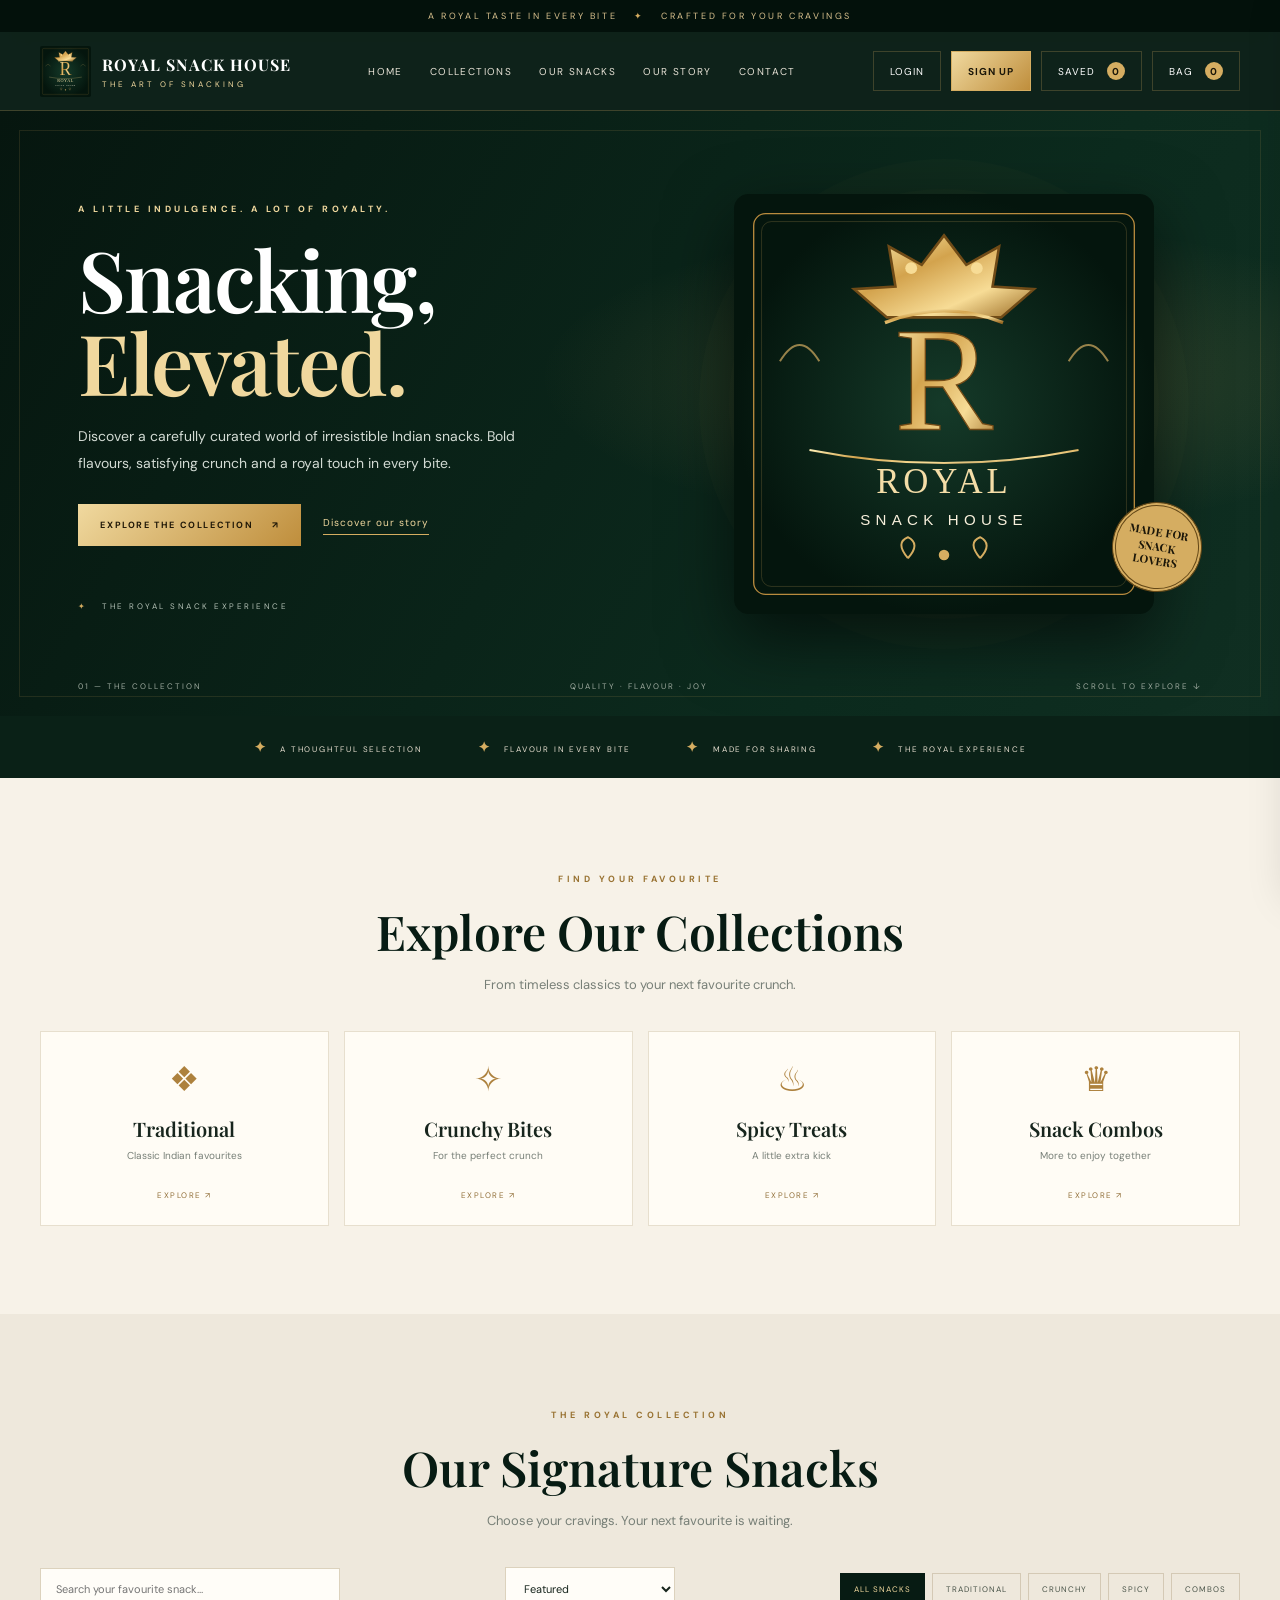
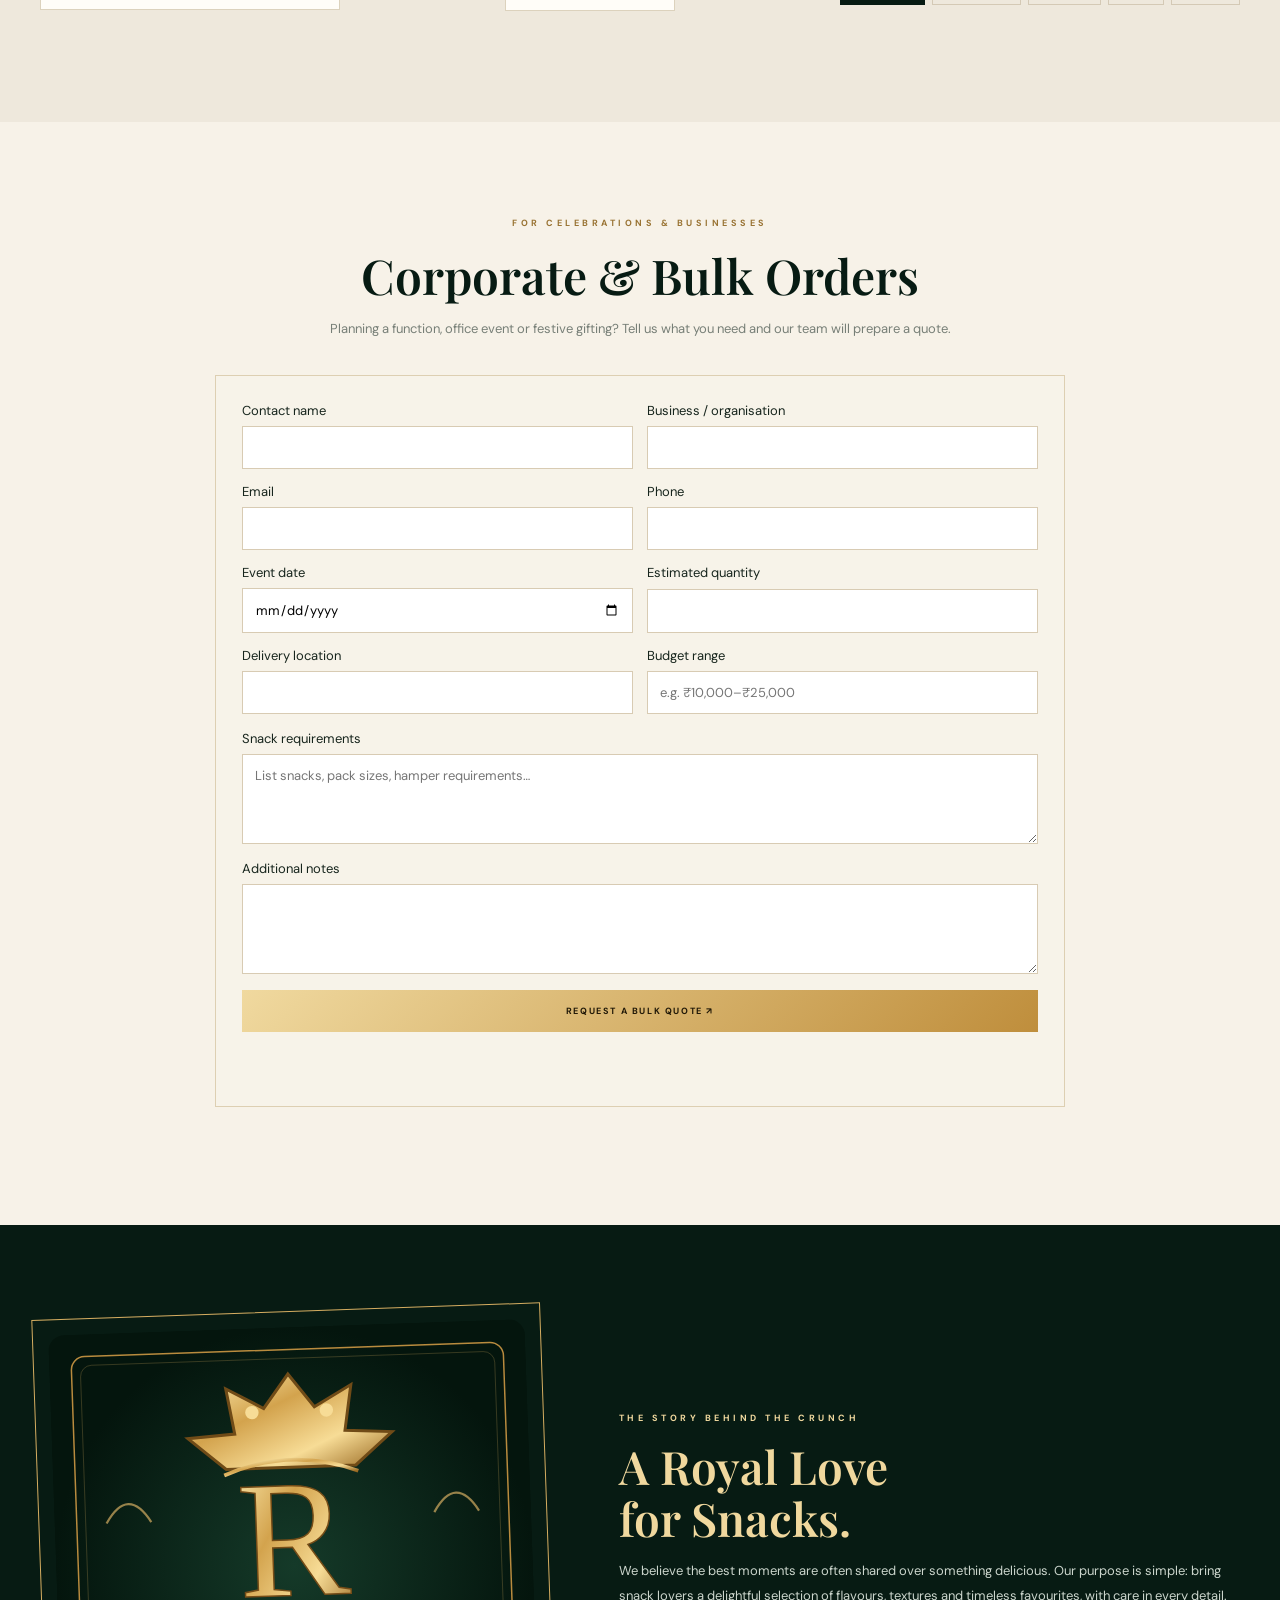
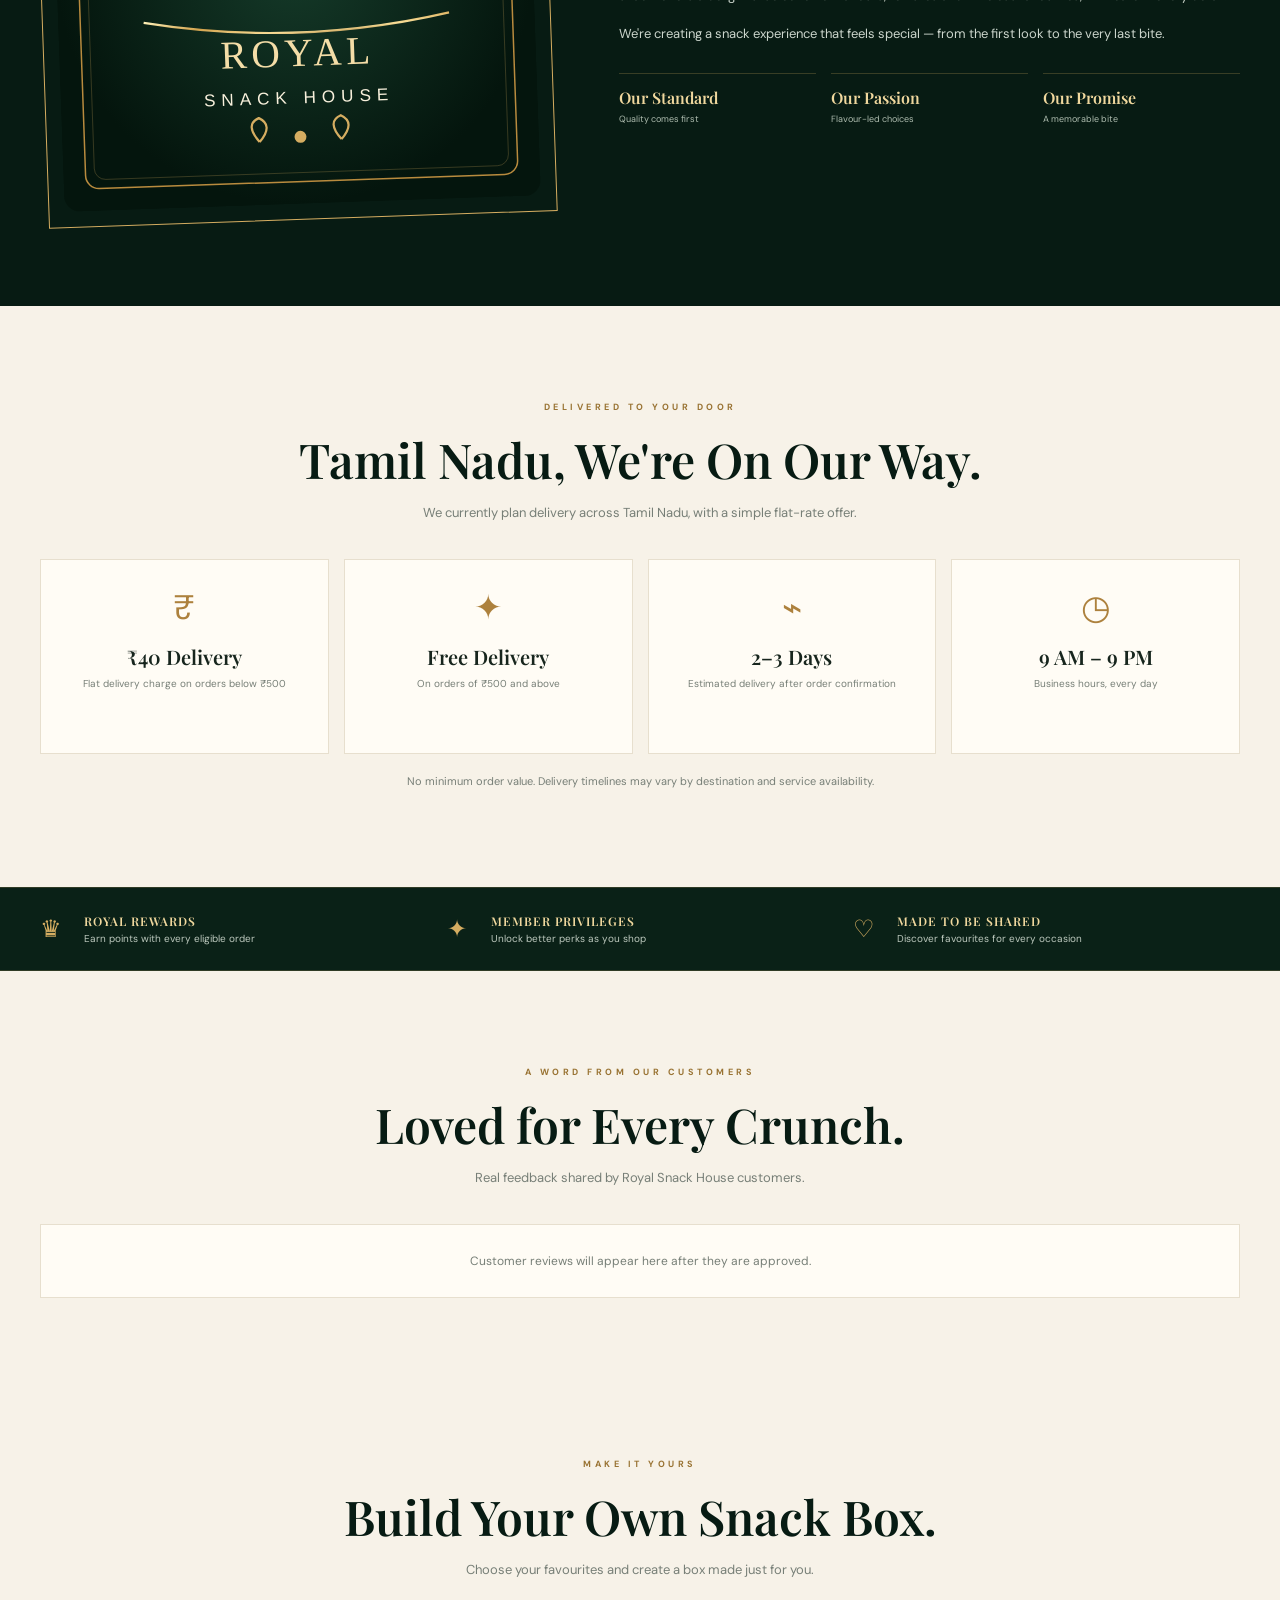
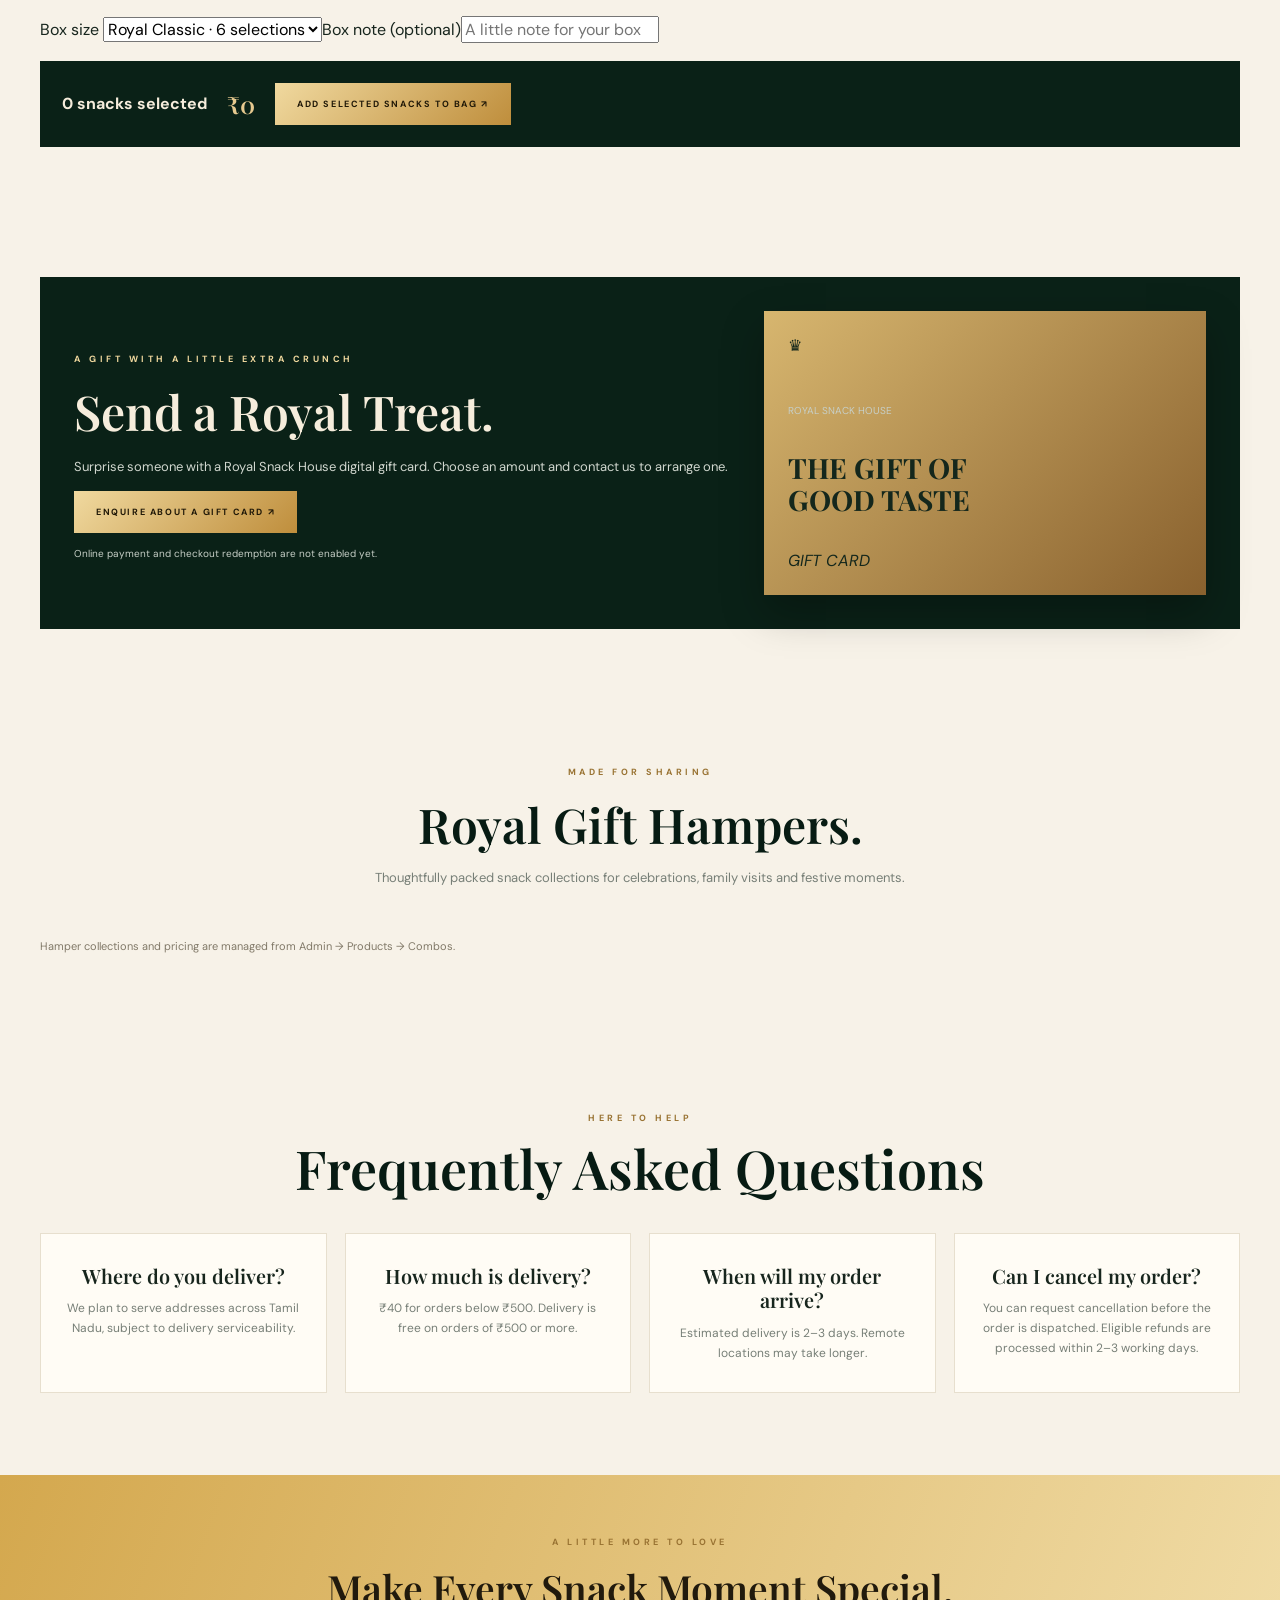
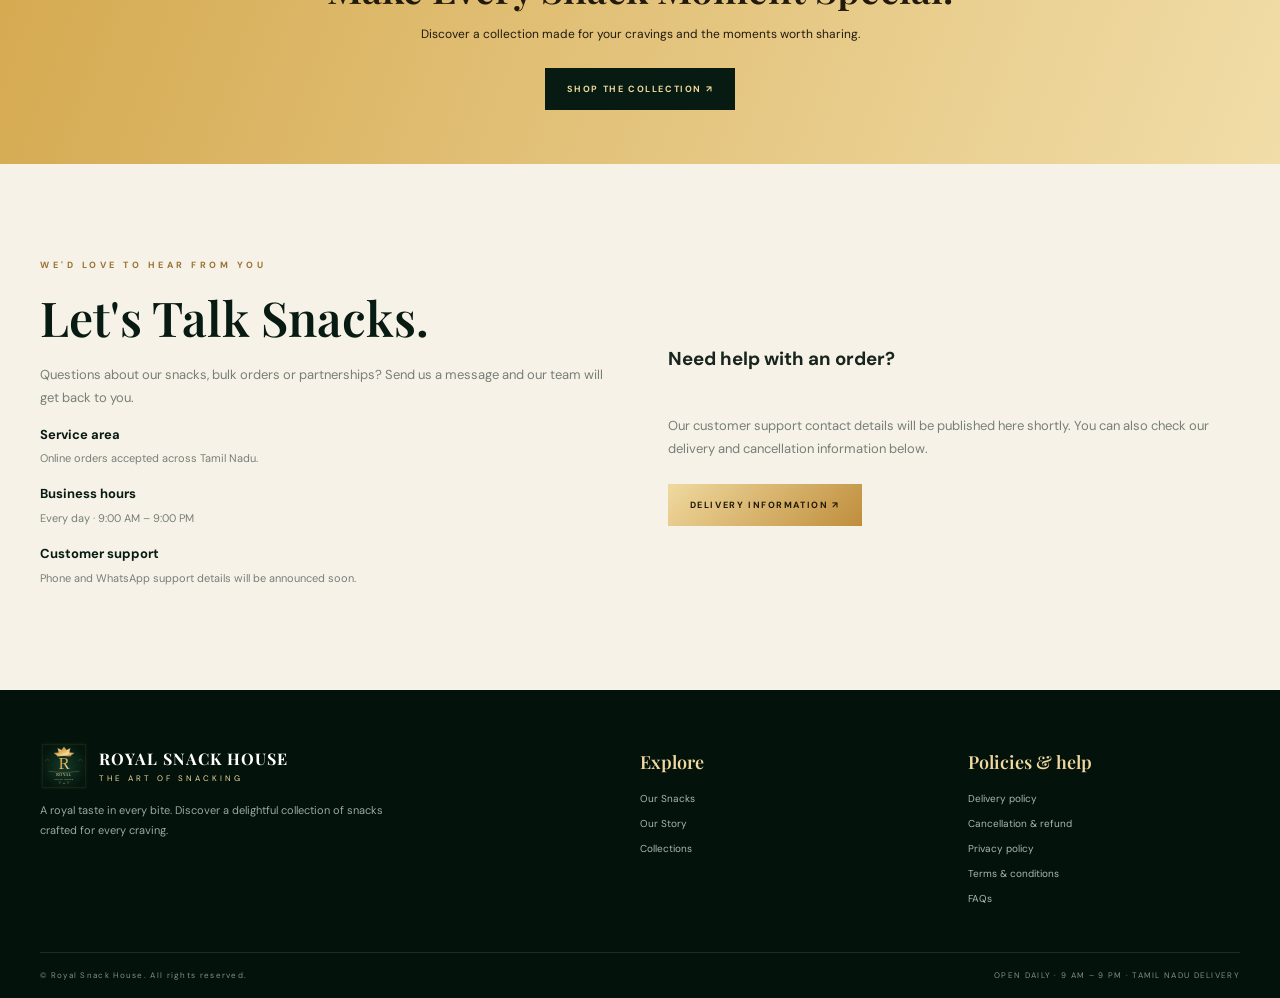
<file: index.html>
<!DOCTYPE html>
<html lang="en"><head>
<meta charset="UTF-8"><meta name="viewport" content="width=device-width,initial-scale=1">
<meta name="theme-color" content="#071b13"><link rel="manifest" href="/manifest.webmanifest"><meta name="description" content="Royal Snack House brings a curated range of Indian snacks to customers across Tamil Nadu. ₹40 delivery, free above ₹500."><meta property="og:title" content="Royal Snack House | A Royal Taste in Every Bite"><meta property="og:description" content="Shop a royal selection of Indian snacks with delivery across Tamil Nadu."><meta property="og:type" content="website"><link rel="icon" href="assets/royal-snack-house-logo.svg" type="image/svg+xml">
<title>Royal Snack House | A Royal Taste in Every Bite</title>
<link rel="preconnect" href="https://fonts.googleapis.com"><link rel="preconnect" href="https://fonts.gstatic.com" crossorigin>
<link href="https://fonts.googleapis.com/css2?family=DM+Sans:wght@400;500;600;700&family=Playfair+Display:wght@500;600;700;800&display=swap" rel="stylesheet">
<link rel="stylesheet" href="style.css?v=20261125-spinpreorder"><style>.festival-strip{background:#102b20;color:#f3e4c4;padding:42px 0;text-align:center}.festival-strip h2{font:600 32px Georgia;margin:8px}.festival-strip p{color:#e0d3b9}.box-size-control,.box-note-control{display:inline-grid;gap:7px;margin:0 12px 18px 0;min-width:210px;font-size:12px;color:#536057}.box-size-control select,.box-note-control input{padding:10px;border:1px solid #d9d1c2;background:white}.box-qty-label{display:flex;align-items:center;gap:6px;margin-top:7px;font-size:10px}.box-qty-label select{width:65px;padding:5px}</style><style>.flash-sale-section{padding:70px 0;background:#f5f0e6}.flash-sale-card{background:#fffdf8;border:1px solid #d9c7a5;padding:14px;display:grid;gap:8px}.flash-sale-card img{width:100%;aspect-ratio:1.35;object-fit:cover}.flash-sale-card h3{margin:4px 0}.flash-sale-price{font-size:20px;color:#9b6b2e;font-weight:800}.flash-sale-price del{font-size:13px;color:#888;margin-left:7px}.flash-sale-timer{font-size:11px;letter-spacing:.7px;color:#7b633d}.flash-sale-card button{background:#173b2a;color:#f3d99f;padding:11px;border:0;cursor:pointer}</style><style>.bulk-order-form{max-width:850px;margin:30px auto;padding:26px;background:#f7f3e9;border:1px solid #ddcfb2;display:grid;gap:16px}.bulk-order-form label{display:grid;gap:7px;font-size:13px}.bulk-order-form input,.bulk-order-form textarea{padding:12px;border:1px solid #d8cbb3;background:#fff;font:inherit}.bulk-order-form textarea{min-height:90px}.bulk-order-form .two{display:grid;grid-template-columns:repeat(2,minmax(0,1fr));gap:14px}@media(max-width:620px){.bulk-order-form .two{grid-template-columns:1fr}}</style></head><body>
<div class="announcement">A ROYAL TASTE IN EVERY BITE <span>✦</span> CRAFTED FOR YOUR CRAVINGS</div>
<header class="site-header"><nav class="nav shell">
<a class="brand" href="#home"><img src="assets/royal-snack-house-logo.svg" alt="Royal Snack House emblem"><span><b>ROYAL SNACK HOUSE</b><small>THE ART OF SNACKING</small></span></a>
<button class="menu-toggle" id="menuToggle" aria-label="Open menu">☰</button>
<div class="nav-links" id="navLinks"><a href="#home">Home</a><a href="#collections">Collections</a><a href="#shop">Our Snacks</a><a href="#story">Our Story</a><a href="#contact">Contact</a></div>
<div class="nav-tools"><button class="nav-btn" id="loginButton">Login</button><button class="nav-btn signup-nav-btn" id="signupButton">Sign up</button><button class="nav-btn" id="wishlistButton">Saved <i id="wishCount">0</i></button><button class="nav-btn" id="bagButton">Bag <i id="bagCount">0</i></button></div>
</nav></header>
<main>
<section class="hero" id="home"><div class="hero-frame"></div><div class="hero-content shell">
<div class="hero-copy"><span class="eyebrow">A little indulgence. A lot of royalty.</span><h1>Snacking,<br><em>Elevated.</em></h1><p>Discover a carefully curated world of irresistible Indian snacks. Bold flavours, satisfying crunch and a royal touch in every bite.</p><div class="hero-ctas"><a class="gold-button" href="#shop">Explore the collection <span>↗</span></a><a class="text-link" href="#story">Discover our story</a></div><div class="hero-note"><span>✦</span> THE ROYAL SNACK EXPERIENCE</div></div>
<div class="hero-art"><div class="art-halo"></div><img src="assets/royal-snack-house-logo.svg" alt="Royal Snack House premium gold emblem"><div class="round-stamp">MADE FOR<br>SNACK<br>LOVERS</div></div></div>
<div class="hero-bottom shell"><span>01 — THE COLLECTION</span><span>QUALITY · FLAVOUR · JOY</span><span>SCROLL TO EXPLORE ↓</span></div></section>
<div class="values"><div><b>✦</b> A THOUGHTFUL SELECTION</div><div><b>✦</b> FLAVOUR IN EVERY BITE</div><div><b>✦</b> MADE FOR SHARING</div><div><b>✦</b> THE ROYAL EXPERIENCE</div></div>
<section class="festival-strip" id="festivalStore" hidden><div class="shell"><span class="eyebrow">THE FESTIVE COLLECTION</span><h2 id="festivalTitle">A Royal Celebration</h2><p id="festivalSubtitle"></p><b id="festivalBanner"></b><a class="gold-button" href="#shop">Explore festival favourites ↗</a></div></section><section class="section shell" id="collections"><div class="section-heading"><span class="eyebrow dark">FIND YOUR FAVOURITE</span><h2>Explore Our Collections</h2><p>From timeless classics to your next favourite crunch.</p></div><div class="collection-grid">
<button class="collection-card" data-category="Traditional"><span class="collection-symbol">❖</span><b>Traditional</b><small>Classic Indian favourites</small><i>EXPLORE ↗</i></button>
<button class="collection-card" data-category="Crunchy"><span class="collection-symbol">✧</span><b>Crunchy Bites</b><small>For the perfect crunch</small><i>EXPLORE ↗</i></button>
<button class="collection-card" data-category="Spicy"><span class="collection-symbol">♨</span><b>Spicy Treats</b><small>A little extra kick</small><i>EXPLORE ↗</i></button>
<button class="collection-card" data-category="Combos"><span class="collection-symbol">♛</span><b>Snack Combos</b><small>More to enjoy together</small><i>EXPLORE ↗</i></button>
</div></section>
<section class="shop-section" id="shop"><div class="section shell"><div class="section-heading"><span class="eyebrow dark">THE ROYAL COLLECTION</span><h2>Our Signature Snacks</h2><p>Choose your cravings. Your next favourite is waiting.</p></div>
<div class="shop-controls"><input id="searchInput" type="search" placeholder="Search your favourite snack…" aria-label="Search snacks"><select id="sortProducts" class="sort-select" aria-label="Sort products"><option value="featured">Featured</option><option value="price-low">Price: low to high</option><option value="price-high">Price: high to low</option><option value="name">Name: A to Z</option></select><div class="filter-row"><button class="filter active" data-filter="All">All snacks</button><button class="filter" data-filter="Traditional">Traditional</button><button class="filter" data-filter="Crunchy">Crunchy</button><button class="filter" data-filter="Spicy">Spicy</button><button class="filter" data-filter="Combos">Combos</button></div></div><div class="product-grid" id="productGrid"></div></div></section>
<section class="flash-sale-section" id="flashSaleSection" hidden><div class="shell"><div class="section-heading"><span class="eyebrow dark">LIMITED-TIME ROYAL DEALS</span><h2>Flash Sale</h2><p>Limited quantities. Sale prices are confirmed at checkout.</p></div><div id="flashSaleGrid" class="product-grid"></div></div></section><section class="section shell" id="bulk-orders"><div class="section-heading"><span class="eyebrow dark">FOR CELEBRATIONS & BUSINESSES</span><h2>Corporate & Bulk Orders</h2><p>Planning a function, office event or festive gifting? Tell us what you need and our team will prepare a quote.</p></div><form id="bulkOrderForm" class="bulk-order-form"><div class="two"><label>Contact name<input name="contact_name" required minlength="2"></label><label>Business / organisation<input name="business_name"></label><label>Email<input name="email" type="email"></label><label>Phone<input name="phone" required minlength="10"></label><label>Event date<input name="event_date" type="date"></label><label>Estimated quantity<input name="estimated_quantity" type="number" min="10" max="100000" required></label><label>Delivery location<input name="delivery_location" required></label><label>Budget range<input name="budget_range" placeholder="e.g. ₹10,000–₹25,000"></label></div><label>Snack requirements<textarea name="product_requirements" required minlength="5" placeholder="List snacks, pack sizes, hamper requirements…"></textarea></label><label>Additional notes<textarea name="notes"></textarea></label><button class="gold-button" type="submit">Request a bulk quote ↗</button><p id="bulkOrderStatus" role="status"></p></form></section><section class="story-section" id="story"><div class="story-inner shell"><div class="story-mark"><img src="assets/royal-snack-house-logo.svg" alt="Royal Snack House emblem"></div><div class="story-copy"><span class="eyebrow">THE STORY BEHIND THE CRUNCH</span><h2>A Royal Love<br>for Snacks.</h2><p>We believe the best moments are often shared over something delicious. Our purpose is simple: bring snack lovers a delightful selection of flavours, textures and timeless favourites, with care in every detail.</p><p>We're creating a snack experience that feels special — from the first look to the very last bite.</p><div class="promise-row"><div><b>Our Standard</b><small>Quality comes first</small></div><div><b>Our Passion</b><small>Flavour-led choices</small></div><div><b>Our Promise</b><small>A memorable bite</small></div></div></div></div></section>
<section class="section shell" id="delivery"><div class="section-heading"><span class="eyebrow dark">DELIVERED TO YOUR DOOR</span><h2>Tamil Nadu, We're On Our Way.</h2><p>We currently plan delivery across Tamil Nadu, with a simple flat-rate offer.</p></div><div class="collection-grid"><article class="collection-card"><span class="collection-symbol">₹</span><b>₹40 Delivery</b><small>Flat delivery charge on orders below ₹500</small></article><article class="collection-card"><span class="collection-symbol">✦</span><b>Free Delivery</b><small>On orders of ₹500 and above</small></article><article class="collection-card"><span class="collection-symbol">⌁</span><b>2–3 Days</b><small>Estimated delivery after order confirmation</small></article><article class="collection-card"><span class="collection-symbol">◷</span><b>9 AM – 9 PM</b><small>Business hours, every day</small></article></div><p style="text-align:center;color:#777f77;font-size:11px;margin-top:20px">No minimum order value. Delivery timelines may vary by destination and service availability.</p></section>
<section class="royal-perks"><div class="shell royal-perks-inner"><div><span>♛</span><b>ROYAL REWARDS</b><small>Earn points with every eligible order</small></div><div><span>✦</span><b>MEMBER PRIVILEGES</b><small>Unlock better perks as you shop</small></div><div><span>♡</span><b>MADE TO BE SHARED</b><small>Discover favourites for every occasion</small></div></div></section>
<section class="section shell" id="customer-love"><div class="section-heading"><span class="eyebrow dark">A WORD FROM OUR CUSTOMERS</span><h2>Loved for Every Crunch.</h2><p>Real feedback shared by Royal Snack House customers.</p></div><div id="homeReviews" class="home-reviews"><article class="home-review-empty">Customer reviews will appear here after they are approved.</article></div></section>
<section class="section shell growth-section" id="build-box"><div class="section-heading"><span class="eyebrow dark">MAKE IT YOURS</span><h2>Build Your Own Snack Box.</h2><p>Choose your favourites and create a box made just for you.</p></div><div class="box-builder-controls"><label>Box size <select id="snackBoxSize"><option value="4">Royal Mini · 4 selections</option><option value="6" selected>Royal Classic · 6 selections</option><option value="8">Royal Grand · 8 selections</option></select></label><label>Box note (optional)<input id="snackBoxNote" maxlength="100" placeholder="A little note for your box"></label></div><div id="boxChoices" class="builder-products"></div><div class="builder-summary"><b id="boxCount">0 snacks selected</b><strong id="boxTotal">₹0</strong><button id="addCustomBox" class="gold-button" type="button">Add selected snacks to bag ↗</button></div></section><section class="section shell growth-section" id="gift-cards"><div class="gift-card-banner"><div><span class="eyebrow">A GIFT WITH A LITTLE EXTRA CRUNCH</span><h2>Send a Royal Treat.</h2><p>Surprise someone with a Royal Snack House digital gift card. Choose an amount and contact us to arrange one.</p><a class="gold-button" href="#contact">Enquire about a gift card ↗</a><small>Online payment and checkout redemption are not enabled yet.</small></div><div class="gift-card-art"><span>♛</span><small>ROYAL SNACK HOUSE</small><b>THE GIFT OF<br>GOOD TASTE</b><i>GIFT CARD</i></div></div></section><section class="section shell growth-section" id="royal-hampers"><div class="section-heading"><span class="eyebrow dark">MADE FOR SHARING</span><h2>Royal Gift Hampers.</h2><p>Thoughtfully packed snack collections for celebrations, family visits and festive moments.</p></div><div id="hamperGrid" class="hamper-grid"></div><p class="hamper-note">Hamper collections and pricing are managed from Admin → Products → Combos.</p></section><section class="section shell" id="faq"><div class="section-heading"><span class="eyebrow dark">HERE TO HELP</span><h2>Frequently Asked Questions</h2></div><div class="collection-grid"><article class="collection-card"><b>Where do you deliver?</b><small>We plan to serve addresses across Tamil Nadu, subject to delivery serviceability.</small></article><article class="collection-card"><b>How much is delivery?</b><small>₹40 for orders below ₹500. Delivery is free on orders of ₹500 or more.</small></article><article class="collection-card"><b>When will my order arrive?</b><small>Estimated delivery is 2–3 days. Remote locations may take longer.</small></article><article class="collection-card"><b>Can I cancel my order?</b><small>You can request cancellation before the order is dispatched. Eligible refunds are processed within 2–3 working days.</small></article></div></section>
<section class="gold-banner"><span class="eyebrow dark">A LITTLE MORE TO LOVE</span><h2>Make Every Snack Moment Special.</h2><p>Discover a collection made for your cravings and the moments worth sharing.</p><a class="dark-button" href="#shop">Shop the collection ↗</a></section>
<section class="section shell contact-section" id="contact"><div><span class="eyebrow dark">WE'D LOVE TO HEAR FROM YOU</span><h2>Let's Talk Snacks.</h2><p>Questions about our snacks, bulk orders or partnerships? Send us a message and our team will get back to you.</p><p class="contact-detail"><b>Service area</b><br><span>Online orders accepted across Tamil Nadu.</span></p><p class="contact-detail"><b>Business hours</b><br><span>Every day · 9:00 AM – 9:00 PM</span></p><p class="contact-detail"><b>Customer support</b><br><span>Phone and WhatsApp support details will be announced soon.</span></p></div>
<div class="contact-form"><h3>Need help with an order?</h3><p>Our customer support contact details will be published here shortly. You can also check our delivery and cancellation information below.</p><a class="gold-button" href="delivery-policy.html">Delivery information ↗</a></div></section>
</main>
<footer class="footer"><div class="footer-inner shell"><div><a class="brand footer-brand" href="#home"><img src="assets/royal-snack-house-logo.svg" alt=""><span><b>ROYAL SNACK HOUSE</b><small>THE ART OF SNACKING</small></span></a><p>A royal taste in every bite. Discover a delightful collection of snacks crafted for every craving.</p></div><div><h3>Explore</h3><a href="#shop">Our Snacks</a><a href="#story">Our Story</a><a href="#collections">Collections</a></div><div><h3>Policies & help</h3><a href="delivery-policy.html">Delivery policy</a><a href="cancellation-refund.html">Cancellation & refund</a><a href="privacy-policy.html">Privacy policy</a><a href="terms.html">Terms & conditions</a><a href="#faq">FAQs</a></div></div><div class="copyright shell"><span>© <span id="year"></span> Royal Snack House. All rights reserved.</span><span>OPEN DAILY · 9 AM – 9 PM · TAMIL NADU DELIVERY</span></div></footer>
<div class="backdrop" id="backdrop"></div><aside class="cart-drawer" id="cartDrawer" aria-label="Shopping bag"><div class="drawer-head"><h2>Your Shopping Bag</h2><button id="closeCart" class="close-btn" aria-label="Close cart">×</button></div><div id="cartItems"></div><div class="cart-total"><span>Subtotal + delivery</span><b id="cartTotal">₹0</b></div><p id="deliveryEstimate" class="checkout-delivery-note">Delivery calculated at checkout.</p><form id="checkoutForm" class="checkout-form"><h3>Delivery details</h3><input name="customerName" placeholder="Full name" required><input name="phone" placeholder="Mobile number" required><textarea name="address" placeholder="Delivery address"></textarea><input type="hidden" name="delivery" value="Delivery"><p class="checkout-delivery-note">Delivery: ₹40 below ₹500 · Free from ₹500 · Estimated 2–3 days</p><label>Coupon code (optional)<input name="couponCode" id="checkoutCouponCode" placeholder="Enter coupon code"></label><label>Premium packaging<select name="packaging" id="packagingChoice"><option value="standard">Royal standard packaging — included</option><option value="gift">Premium gift wrap — included</option><option value="celebration">Gift wrap + celebration message — included</option></select></label><label id="giftMessageWrap" hidden>Gift message<textarea name="giftMessage" id="giftMessage" maxlength="180" placeholder="Write a short message"></textarea></label><div class="coupon-assist"><button type="button" class="portal-btn light" id="applyBestCoupon">Apply best available offer</button><small id="couponAssistMessage" role="status">We’ll check active offers against your basket.</small></div><button class="gold-button" type="submit">Place order ↗</button><small>Secure order confirmation · Cash on delivery / store pickup. Online payments can be connected separately.</small></form></aside>
<div class="toast" id="toast" role="status"></div><aside class="wishlist-drawer" id="wishlistDrawer" aria-label="Saved snacks"><div class="drawer-head"><h2>Your Saved Snacks</h2><button id="closeWishlist" class="close-btn" aria-label="Close">×</button></div><div id="wishlistItems"></div></aside><div class="quick-view-overlay" id="quickView" aria-hidden="true"><section class="quick-view-card" role="dialog" aria-modal="true"><button type="button" id="closeQuickView" class="quick-view-close" aria-label="Close">×</button><img id="quickViewImage" alt=""><div><span id="quickViewCategory" class="product-category"></span><h2 id="quickViewName"></h2><p id="quickViewDescription"></p><b id="quickViewPrice"></b><button type="button" id="quickViewAdd" class="gold-button">Add to bag ↗</button></div></section></div>
<div class="login-overlay" id="loginOverlay" aria-hidden="true"><form class="store-login-card" id="storeLoginForm"><button type="button" class="login-close" id="closeLogin" aria-label="Close">×</button><div class="login-crest">♛</div><small>ROYAL SNACK HOUSE</small><h2 id="authHeading">Welcome back.</h2><p id="authSubheading">Sign in to continue.</p><div class="auth-tabs"><button type="button" class="auth-tab active" id="showSignIn">Sign in</button><button type="button" class="auth-tab" id="showSignUp">Create account</button></div><label id="authNameWrap" hidden>Full name<input id="storeLoginName" type="text" autocomplete="name" placeholder="Your name"></label><label>Email address<input id="storeLoginEmail" type="email" autocomplete="username" required></label><label>Password<input id="storeLoginPassword" type="password" autocomplete="current-password" minlength="8" required></label><button class="gold-button" type="submit" id="storeLoginSubmit">Sign in ↗</button><button type="button" class="auth-link" id="forgotPassword">Forgot password?</button><div id="storeLoginError" role="alert"></div><small class="auth-terms">By continuing, you agree to use your account responsibly.</small></form></div><script type="module" src="script.js?v=20261125-spinpreorder"></script><script type="module" src="enhancements.js?v=20261125-spinpreorder"></script><script type="module" src="growth-features.js?v=20261125-growth"></script><script>
if ("serviceWorker" in navigator) {
  window.addEventListener("load", () => {
    navigator.serviceWorker.register("/sw.js").catch(error => {
      console.error("Royal Snack House service worker registration failed:", error);
    });
  });
}
</script>
</body></html>
</file>
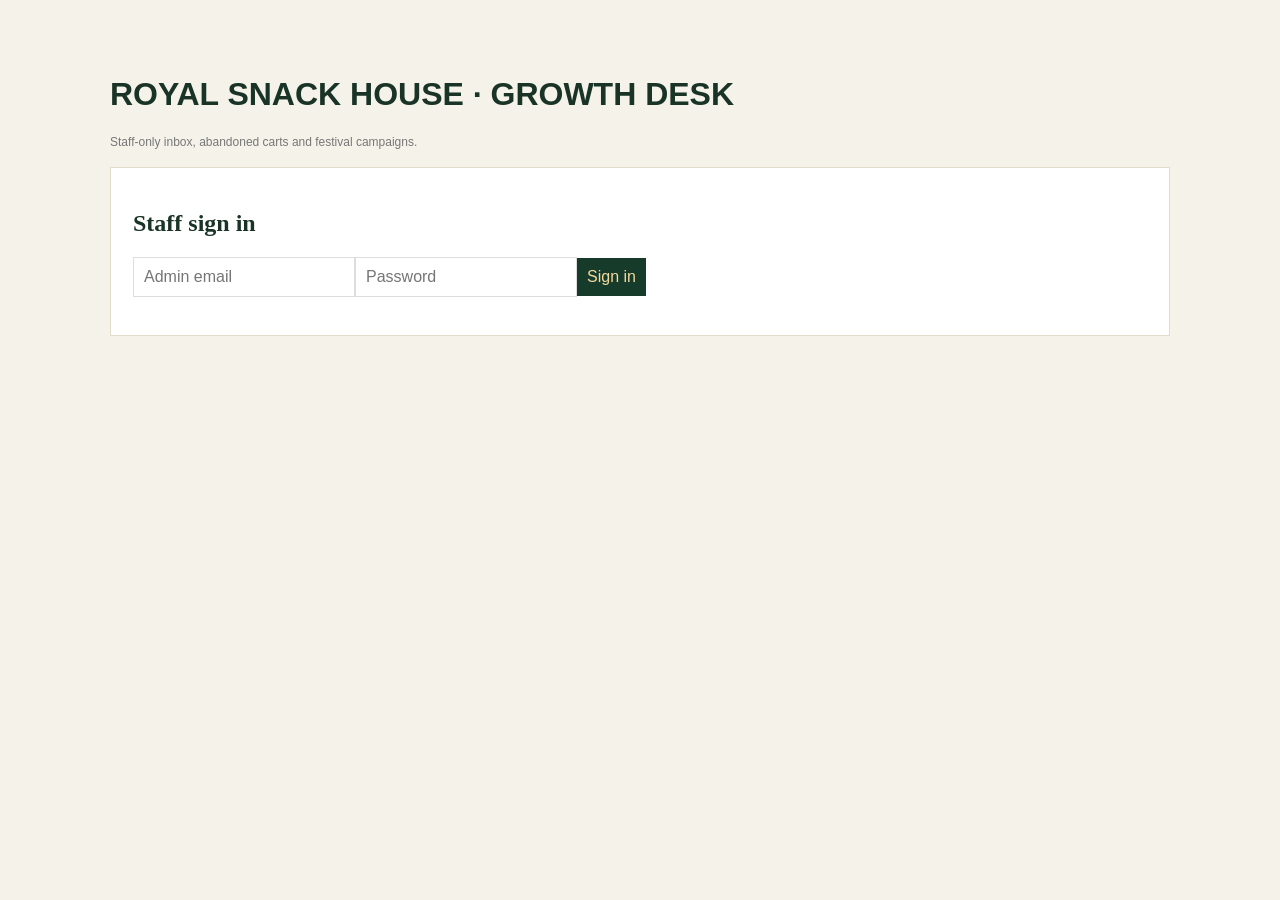
<file: admin-growth-desk.html>
<!doctype html><html lang="en"><head><meta charset="utf-8"><meta name="viewport" content="width=device-width,initial-scale=1"><title>RSH Growth Desk</title><link rel="stylesheet" href="style.css"><style>body{background:#f5f2e9;color:#193326;font-family:Arial,sans-serif}.desk{max-width:1100px;margin:35px auto;padding:20px}.panel{background:#fff;padding:22px;margin:18px 0;border:1px solid #e4dccb}.panel h2{font-family:Georgia}.row{display:flex;gap:12px;align-items:center;justify-content:space-between;padding:13px 0;border-bottom:1px solid #eee}.row form{display:flex;gap:8px;flex:1}.row input,.panel input,.panel textarea,.panel select{padding:10px;border:1px solid #ddd;min-width:0}.panel button{background:#173b2a;color:#f3d99d;padding:10px;border:0;cursor:pointer}.muted{color:#777;font-size:12px}#desk{display:none}</style></head><body><main class="desk"><h1>ROYAL SNACK HOUSE · GROWTH DESK</h1><p class="muted">Staff-only inbox, abandoned carts and festival campaigns.</p><section id="login" class="panel"><h2>Staff sign in</h2><input id="email" type="email" placeholder="Admin email"><input id="password" type="password" placeholder="Password"><button id="signIn">Sign in</button><p id="status"></p></section><div id="desk"><section class="panel"><h2>Live customer support</h2><div id="inbox"></div></section><section class="panel"><h2>Abandoned carts</h2><p class="muted">Recovery links are customer-specific; send only to the matching customer using your approved contact channel.</p><div id="carts"></div></section><section class="panel"><h2>Festival Store campaigns</h2><form id="festivalForm"><input name="title" required placeholder="Festival title"><input name="subtitle" placeholder="Subtitle"><input name="banner_text" placeholder="Banner message"><label>Starts <input name="starts_at" type="datetime-local"></label><label>Ends <input name="ends_at" type="datetime-local"></label><label><input name="is_active" type="checkbox"> Publish campaign</label><button>Save campaign</button></form><div id="campaigns"></div></section></div></main><script type="module">
import{createClient}from"https://esm.sh/@supabase/supabase-js@2.57.0";
const URL="https://ubwdtuggqftzzdkdlzpj.supabase.co",KEY="sb_publishable_LtOda0MxMFrN_laGRH67LA_FcQn6v7h",db=createClient(URL,KEY,{auth:{persistSession:true,autoRefreshToken:true}});
const $=id=>document.getElementById(id),esc=s=>String(s??"").replace(/[&<>"]/g,c=>({"&":"&amp;","<":"&lt;",">":"&gt;",'"':"&quot;"}[c]));
let staff;
async function enter(){const{data}=await db.auth.getSession();if(!data.session)return;const{data:p,error}=await db.from("admin_profiles").select("user_id,role,is_active").eq("user_id",data.session.user.id).maybeSingle();if(error||!p?.is_active){$("status").textContent="This account does not have active staff access.";return;}staff=data.session.user;$("login").style.display="none";$("desk").style.display="block";await Promise.all([loadInbox(),loadCarts(),loadCampaigns()]);}
$("signIn").onclick=async()=>{const{error}=await db.auth.signInWithPassword({email:$("email").value,password:$("password").value});if(error){$("status").textContent=error.message;return;}await enter();};
async function loadInbox(){const{data,error}=await db.from("support_conversations").select("*").order("updated_at",{ascending:false});if(error){$("inbox").textContent=error.message;return;}$("inbox").innerHTML=(data||[]).map(x=>'<article class="row"><div><b>'+esc(x.subject)+'</b><p class="muted">'+esc(x.status)+' · '+x.id+'</p><div id="msg-'+x.id+'"></div></div><form data-thread="'+x.id+'"><input name="message" required maxlength="2000" placeholder="Reply to customer"><button>Send</button></form><select data-status="'+x.id+'"><option>open</option><option>waiting</option><option>resolved</option></select></article>').join("")||"No support requests.";for(const x of data||[]){const{data:m}=await db.from("support_messages").select("message,is_staff,created_at").eq("conversation_id",x.id).order("created_at");$("msg-"+x.id).innerHTML=(m||[]).map(z=>'<p class="muted"><b>'+(z.is_staff?"Staff":"Customer")+':</b> '+esc(z.message)+'</p>').join("");}document.querySelectorAll("[data-thread]").forEach(f=>f.onsubmit=async e=>{e.preventDefault();const msg=new FormData(f).get("message");const{error}=await db.from("support_messages").insert({conversation_id:f.dataset.thread,sender_id:staff.id,message:msg,is_staff:true});if(error)alert(error.message);else{await db.from("support_conversations").update({status:"waiting",updated_at:new Date().toISOString()}).eq("id",f.dataset.thread);loadInbox();}});document.querySelectorAll("[data-status]").forEach(s=>s.onchange=async()=>{await db.from("support_conversations").update({status:s.value,updated_at:new Date().toISOString()}).eq("id",s.dataset.status);});}
async function loadCarts(){const{data,error}=await db.from("abandoned_carts").select("user_id,cart_items,recovery_token,updated_at,recovered_at").is("recovered_at",null).order("updated_at",{ascending:false}).limit(50);if(error){$("carts").textContent=error.message;return;}$("carts").innerHTML=(data||[]).map(x=>'<div class="row"><div><b>'+x.user_id+'</b><p class="muted">'+(x.cart_items||[]).length+' product lines · '+new Date(x.updated_at).toLocaleString()+'</p></div><button data-copy="'+location.origin+'/index.html?recover='+encodeURIComponent(x.recovery_token)+'">Copy recovery link</button></div>').join("")||"No abandoned carts.";document.querySelectorAll("[data-copy]").forEach(b=>b.onclick=()=>navigator.clipboard.writeText(b.dataset.copy));}
$("festivalForm").onsubmit=async e=>{e.preventDefault();const f=new FormData(e.currentTarget),row={title:f.get("title"),subtitle:f.get("subtitle"),banner_text:f.get("banner_text"),starts_at:f.get("starts_at")?new Date(f.get("starts_at")).toISOString():null,ends_at:f.get("ends_at")?new Date(f.get("ends_at")).toISOString():null,is_active:f.get("is_active")==="on"};const{error}=await db.from("festival_campaigns").insert(row);if(error)alert(error.message);else{e.currentTarget.reset();loadCampaigns();}};
async function loadCampaigns(){const{data,error}=await db.from("festival_campaigns").select("*").order("created_at",{ascending:false}).limit(20);$("campaigns").innerHTML=error?error.message:(data||[]).map(x=>'<p class="row">'+esc(x.title)+' · '+(x.is_active?"Published":"Draft")+'</p>').join("");}
enter();
</script></body></html>
</file>
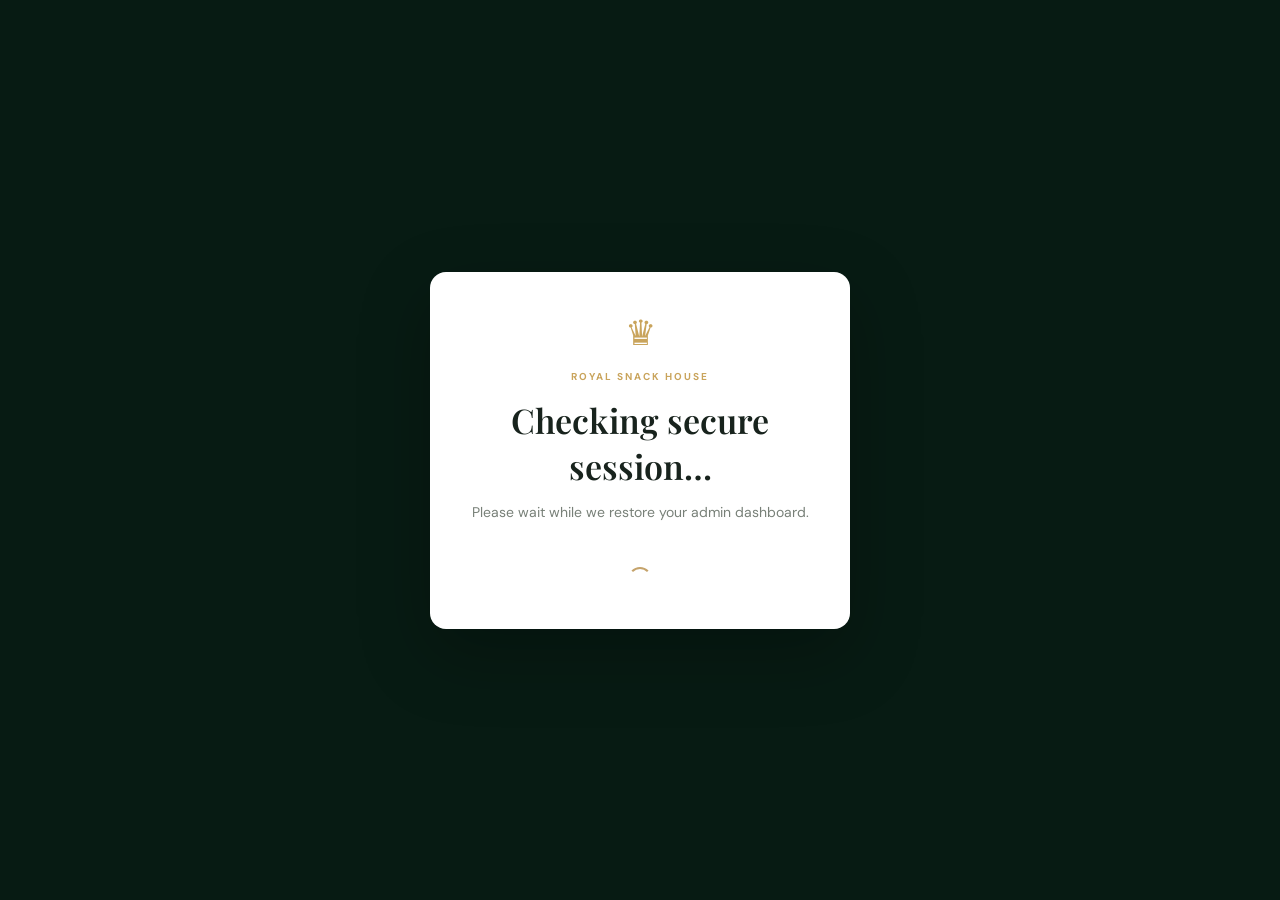
<file: admin.html>
<!doctype html>
<html lang="en"><head><meta charset="utf-8"><meta name="viewport" content="width=device-width,initial-scale=1"><meta name="theme-color" content="#071b13"><title>Royal Snack House | Admin</title><link rel="preconnect" href="https://fonts.googleapis.com"><link href="https://fonts.googleapis.com/css2?family=DM+Sans:wght@400;500;600;700&family=Playfair+Display:wght@500;600;700&display=swap" rel="stylesheet"><link rel="stylesheet" href="admin.css?v=20261125-growth1"><style>
#adminBoot{position:fixed;inset:0;z-index:9999;background:#071b13;display:flex;align-items:center;justify-content:center;padding:24px}#adminBoot .login-card{text-align:center}#adminBoot .loader{width:24px;height:24px;border:2px solid #ffffff30;border-top-color:#c5a36b;border-radius:50%;margin:22px auto 0;animation:adminSpin .75s linear infinite}@keyframes adminSpin{to{transform:rotate(360deg)}}
</style><style>.admin-growth-link{display:block;margin:14px 6px;padding:12px;color:#f0d89f;text-decoration:none;border:1px solid #c9a45c55;border-radius:7px;font-size:12px;font-weight:700}.admin-growth-link:hover{background:#ffffff18}</style></head><body>
<div id="adminBoot" class="login"><div class="login-card"><div class="crest">♛</div><small>ROYAL SNACK HOUSE</small><h1>Checking secure session…</h1><p>Please wait while we restore your admin dashboard.</p><div class="loader" aria-label="Loading"></div></div></div>
<div id="login" class="login hidden"><form id="loginForm" class="login-card"><div class="crest">♛</div><small>ROYAL SNACK HOUSE</small><h1>Welcome back.</h1><p>Sign in to your store control room.</p><label>Email<input id="email" type="email" required autocomplete="username"></label><label>Password<input id="password" type="password" required autocomplete="current-password"></label><button class="primary">Sign in securely ↗</button><button type="button" id="showForgot" class="forgot-link">Forgot password?</button><div id="loginError" class="error"></div><a href="index.html">← Back to storefront</a></form><form id="forgotForm" class="forgot-form login-card hidden"><h2>Reset owner password</h2><label>Admin email<input id="resetEmail" type="email" required autocomplete="email"></label><button type="submit">Send password reset link ↗</button><p id="forgotStatus" class="error" role="status"></p><button type="button" id="hideForgot">Back to sign in</button></form></div>
<div id="app" class="app hidden"><aside><div class="brand"><span>♛</span><div><b>ROYAL SNACK HOUSE</b><small>ADMIN CONSOLE</small></div></div><small class="section-label">WORKSPACE</small><nav><button data-view="overview">▦ Overview</button><button data-view="orders" data-perm="view_orders">▤ Orders</button><button data-view="products" data-perm="view_products">◇ Products</button><button data-view="staff" data-owner>♙ Staff & access</button><button data-view="inventory" data-perm="manage_inventory">▦ Inventory</button><button data-view="customers" data-perm="view_customers">♧ Customers & loyalty</button><button data-view="marketing" data-perm="manage_marketing">✦ Marketing & coupons</button><button data-view="bulk" data-perm="view_orders">▣ Bulk enquiries</button><button data-view="reviews" data-perm="view_reviews">☆ Reviews</button><button data-view="finance" data-perm="manage_finance">₹ Expenses</button><button data-view="reports" data-perm="view_sales">▤ Reports</button><button data-view="activity" data-owner>◷ Activity logs</button></nav><a class="admin-growth-link" href="admin-growth-desk.html">♛ Growth Desk</a><button id="logout" class="logout">↪ Sign out</button></aside><main><header><div><small>STORE MANAGEMENT</small><h1 id="heading">Overview</h1></div><div class="user"><b id="userName">Owner</b><small id="role">OWNER</small></div></header><div id="toast"></div>
<section id="overview" class="view"><h2>Good day, <span id="welcome">Owner</span>.</h2><p class="muted">Here’s what’s happening with your snack store.</p><div class="stats"><article data-stat="orders"><small>Total orders</small><b id="ordersStat">—</b></article><article data-stat="revenue"><small>Revenue</small><b id="revenueStat">—</b></article><article data-stat="pending"><small>Pending orders</small><b id="pendingStat">—</b></article><article data-stat="today"><small>Today's sales</small><b id="todayStat">—</b></article></div><div class="panel"><div class="toolbar"><h2>Notifications</h2><button id="refreshNotifications">Refresh ↻</button></div><div id="notificationRows">Loading notifications…</div></div><div class="panel"><h2>Quick access</h2><div class="quick"><button data-jump="orders" data-perm="view_orders">Review orders</button><button data-jump="products" data-perm="view_products">Manage products</button><button data-jump="staff" data-owner>Manage staff</button></div></div></section>
<section id="orders" class="view hidden"><div class="toolbar"><div><h2>Orders</h2><p class="muted">Review customer orders and update progress.</p></div><button id="refreshOrders">Refresh ↻</button></div><div class="filters"><input id="orderSearch" placeholder="Search order, customer or phone"><select id="orderFilter"><option value="">All statuses</option><option>new</option><option>accepted</option><option>preparing</option><option>out_for_delivery</option><option>delivered</option><option>cancelled</option></select></div><div class="panel scroll"><table><thead><tr><th>Order</th><th>Customer</th><th>Items</th><th>Total</th><th>Status</th><th>Date</th><th>Update</th></tr></thead><tbody id="orderRows"><tr><td colspan="7">Loading…</td></tr></tbody></table></div></section>
<section id="products" class="view hidden"><div class="toolbar"><div><h2>Products</h2><p class="muted">Manage products, availability and pricing.</p></div><button id="addProduct" data-perm="manage_products" class="primary">＋ Add product</button></div><div class="filters"><input id="productSearch" placeholder="Search products"><select id="productFilter"><option value="">All categories</option><option>Traditional</option><option>Crunchy</option><option>Spicy</option><option>Combos</option></select></div><div id="productRows" class="cards"></div></section>
<section id="staff" class="view hidden"><div class="toolbar"><div><h2>Staff & access</h2><p class="muted">Invite team members and grant custom permissions.</p></div><button id="inviteStaff" class="primary">＋ Invite staff</button></div><p class="hint">Only the owner can manage staff. Staff can access only the features you enable.</p><div id="staffRows" class="cards"></div></section>

<section id="inventory" class="view hidden"><div class="toolbar"><div><h2>Inventory control</h2><p class="muted">Stock levels, low-stock alerts and movement history.</p></div><button id="refreshInventory">Refresh ↻</button></div><div id="lowStockCards" class="cards"></div><div class="panel"><div class="toolbar"><div><h3>Smart stock forecast</h3><p class="muted">30-day sales velocity and suggested reorder quantities for a 14-day buffer.</p></div><button id="refreshForecast">Refresh forecast ↻</button></div><div id="forecastRows">Loading forecast…</div></div><div class="panel scroll"><table><thead><tr><th>Product</th><th>SKU</th><th>Stock</th><th>Threshold</th><th>Stock value</th><th>Adjust</th></tr></thead><tbody id="inventoryRows"></tbody></table></div><div class="panel"><h3>Recent stock movements</h3><div id="movementRows"></div></div></section>
<section id="customers" class="view hidden"><div class="toolbar"><div><h2>Customers & loyalty</h2><p class="muted">Customer lifetime value, orders and reward points.</p></div><button id="refreshCustomers">Refresh ↻</button></div><div class="filters"><input id="customerSearch" placeholder="Search name, email or phone"></div><div id="customerInsights" class="stats"></div><div class="panel"><h3>Top customers & repeat purchase insights</h3><div id="customerInsightRows"></div></div><div class="panel scroll"><table><thead><tr><th>Customer</th><th>Phone</th><th>Orders</th><th>Spend</th><th>Points</th><th>Joined</th><th>Actions</th></tr></thead><tbody id="customerRows"></tbody></table></div></section>
<section id="marketing" class="view hidden"><div class="toolbar"><div><h2>Marketing studio</h2><p class="muted">Prepare opt-in WhatsApp campaigns and manage coupons.</p></div></div><div class="panel"><h3>Create campaign draft</h3><form id="campaignForm" class="two"><label>Campaign title<input id="campaignTitle" required></label><label>Message<textarea id="campaignMessage" required></textarea></label><label>Schedule start<input id="campaignStart" type="datetime-local"></label><label>Schedule end<input id="campaignEnd" type="datetime-local"></label><label>Homepage banner text<input id="campaignBanner" maxlength="120"></label><button class="primary">Save campaign schedule</button></form><div id="campaignRows"></div><p class="muted">Campaigns are saved as drafts for opted-in customers. Sending bulk WhatsApp messages requires an approved WhatsApp Business API provider and consent checks.</p></div><div class="panel"><h3>Flash Sale Engine</h3><p class="muted">Create product-specific, time-limited offers with quantity limits and VIP tier access.</p><form id="flashSaleForm" class="two"><label>Product<select id="flashProduct" required></select></label><label>Sale price ₹<input id="flashPrice" type="number" min="0" step=".01" required></label><label>Maximum sale units<input id="flashLimit" type="number" min="1" placeholder="Optional"></label><label>Minimum membership<select id="flashTier"><option>Royal Member</option><option>Silver</option><option>Gold</option><option>Platinum</option></select></label><label>Starts at<input id="flashStart" type="datetime-local" required></label><label>Ends at<input id="flashEnd" type="datetime-local" required></label><button class="primary">Create flash sale</button></form><div id="flashSaleRows"></div></div><div class="panel"><h3>Create coupon</h3><form id="couponForm" class="two"><label>Coupon code<input id="couponCode" required></label><label>Discount type<select id="couponType"><option value="percentage">Percentage</option><option value="fixed">Fixed ₹</option></select></label><label>Discount value<input id="couponValue" type="number" min="1" step=".01" required></label><label>Minimum order ₹<input id="couponMin" type="number" min="0" value="0"></label><label>Maximum uses<input id="couponMax" type="number" min="1"></label><button class="primary">Save coupon</button></form><div id="couponRows"></div></div><div class="panel"><h3>Issue digital gift card</h3><form id="giftCardForm" class="two"><label>Gift card value ₹<input id="giftValue" type="number" min="100" step="50" value="500" required></label><label>Recipient name<input id="giftRecipient"></label><label>Recipient email<input id="giftEmail" type="email"></label><label>Sender name<input id="giftSender"></label><label>Expiry date<input id="giftExpiry" type="date"></label><label>Personal message<input id="giftMessage" maxlength="180"></label><button class="primary">Generate gift card code</button></form><div id="giftCardRows"></div><p class="muted">Codes are generated for manual fulfilment. Online payment and checkout redemption are not enabled yet.</p></div></section>
<section id="bulk" class="view hidden"><div class="toolbar"><div><h2>Corporate & Bulk Enquiries</h2><p class="muted">Review quote requests from businesses and event organisers.</p></div><button id="refreshBulk">Refresh ↻</button></div><div id="bulkRows" class="panel"></div></section><section id="reviews" class="view hidden"><div class="toolbar"><div><h2>Reviews & feedback</h2><p class="muted">Moderate customer feedback before publishing.</p></div><button id="refreshReviews">Refresh ↻</button></div><div id="reviewRows" class="cards"></div></section>
<section id="finance" class="view hidden"><div class="toolbar"><div><h2>Expenses & profit</h2><p class="muted">Record operating costs and review estimated profit.</p></div></div><div class="panel"><form id="expenseForm" class="two"><label>Expense title<input id="expenseTitle" required></label><label>Category<select id="expenseCategory"><option>Purchases</option><option>Packaging</option><option>Delivery</option><option>Rent</option><option>Utilities</option><option>Marketing</option><option>Other</option></select></label><label>Amount ₹<input id="expenseAmount" type="number" min=".01" step=".01" required></label><label>Date<input id="expenseDate" type="date" required></label><label>Notes<input id="expenseNotes"></label><button class="primary">Add expense</button></form></div><div id="expenseRows" class="panel"></div></section>
<section id="reports" class="view hidden"><div class="toolbar"><div><h2>Reports & exports</h2><p class="muted">Download order records and 30-day business performance.</p></div><button id="exportOrders" class="primary">Export orders CSV ↓</button></div><div id="reportSummary" class="stats"></div><div class="panel"><h3>Last 30 days</h3><div id="salesChart" class="chart-bars"></div></div><div class="panel"><h3>Product performance</h3><div id="productPerformance"></div></div><div class="panel"><h3>Business intelligence</h3><p class="muted">Customer retention, membership mix and limited-edition performance.</p><div id="businessInsights" class="stats"></div><div class="panel"><h3>Royal AI Business Intelligence</h3><p class="muted">Automatic recommendations calculated from your latest 30-day store data. These are rule-based insights, not a generative AI forecast.</p><div id="royalAiInsights" class="portal-list"><p class="muted">Insights will appear when reports load.</p></div></div></div><div class="panel"><h3>Royal AI Business Assistant</h3><p class="muted">Ask a question about your sales, profit, popular products or repeat customers. Answers are generated from your store records.</p><form id="businessAssistantForm" class="two"><label class="wide">Your question<input id="businessQuestion" required placeholder="Which snacks are selling the most?"></label><button class="primary">Ask business assistant</button></form><div id="businessAssistantAnswer" class="panel muted" aria-live="polite">Try: “What is my estimated profit?” or “Show top-selling snacks.”</div></div></section>
<section id="activity" class="view hidden"><div class="toolbar"><div><h2>Activity & audit trail</h2><p class="muted">Owner-only record of admin actions.</p></div><button id="refreshActivity">Refresh ↻</button></div><div id="activityRows" class="panel"></div></section>
</main></div>
<div id="productDialog" class="dialog hidden"><form id="productForm" class="dialog-card"><button type="button" class="x" data-close="productDialog">×</button><h2 id="productTitle">Add product</h2><input type="hidden" id="pid"><label>Product name<input id="pname" required></label><label>Category<select id="pcat"><option>Traditional</option><option>Crunchy</option><option>Spicy</option><option>Combos</option></select></label><div class="two"><label>Price (₹)<input id="pprice" type="number" min="0" step=".01" required></label><label>Weight<input id="pweight" placeholder="250 g"></label></div><div class="two"><label>Stock<input id="pstock" type="number" min="0"></label><label>Cost price ₹<input id="pcost" type="number" min="0" step=".01" value="0"></label><label>SKU<input id="psku"></label><label>Low stock alert at<input id="pthreshold" type="number" min="0" value="5"></label><label>Tag<input id="ptag" placeholder="Bestseller"></label></div><label>Image URL<input id="pimage" type="url"></label><label>Description<textarea id="pdesc"></textarea></label><div class="panel"><h3>Limited edition / pre-order</h3><label class="check"><input id="ppreorder" type="checkbox"> Enable pre-orders for this product</label><div class="two"><label>Maximum pre-orders<input id="ppreorderLimit" type="number" min="1" placeholder="e.g. 100"></label><label>Pre-order closes<input id="ppreorderDeadline" type="datetime-local"></label><label>Dispatch / release date<input id="ppreorderRelease" type="date"></label></div></div><label class="check"><input id="pactive" type="checkbox" checked> Available on storefront</label><div id="pError" class="error"></div><button class="primary">Save product</button></form></div>
<div id="staffDialog" class="dialog hidden"><form id="staffForm" class="dialog-card"><button type="button" class="x" data-close="staffDialog">×</button><h2>Invite staff member</h2><label>Name<input id="sname" required></label><label>Email<input id="semail" type="email" required></label><h3>Permissions</h3><div id="permissionChecks" class="permissions"></div><p class="muted">They will receive an email invitation and create their own password.</p><div id="sError" class="error"></div><button class="primary">Send invitation</button></form></div>
<div id="editDialog" class="dialog hidden"><form id="editForm" class="dialog-card"><button type="button" class="x" data-close="editDialog">×</button><h2>Edit staff access</h2><input id="editId" type="hidden"><label class="check"><input id="editActive" type="checkbox"> Account active</label><div id="editChecks" class="permissions"></div><div id="eError" class="error"></div><button class="primary">Save access</button></form></div>
<script type="module" src="admin.js?v=20261125-bi-preorder"></script></body></html>
</file>
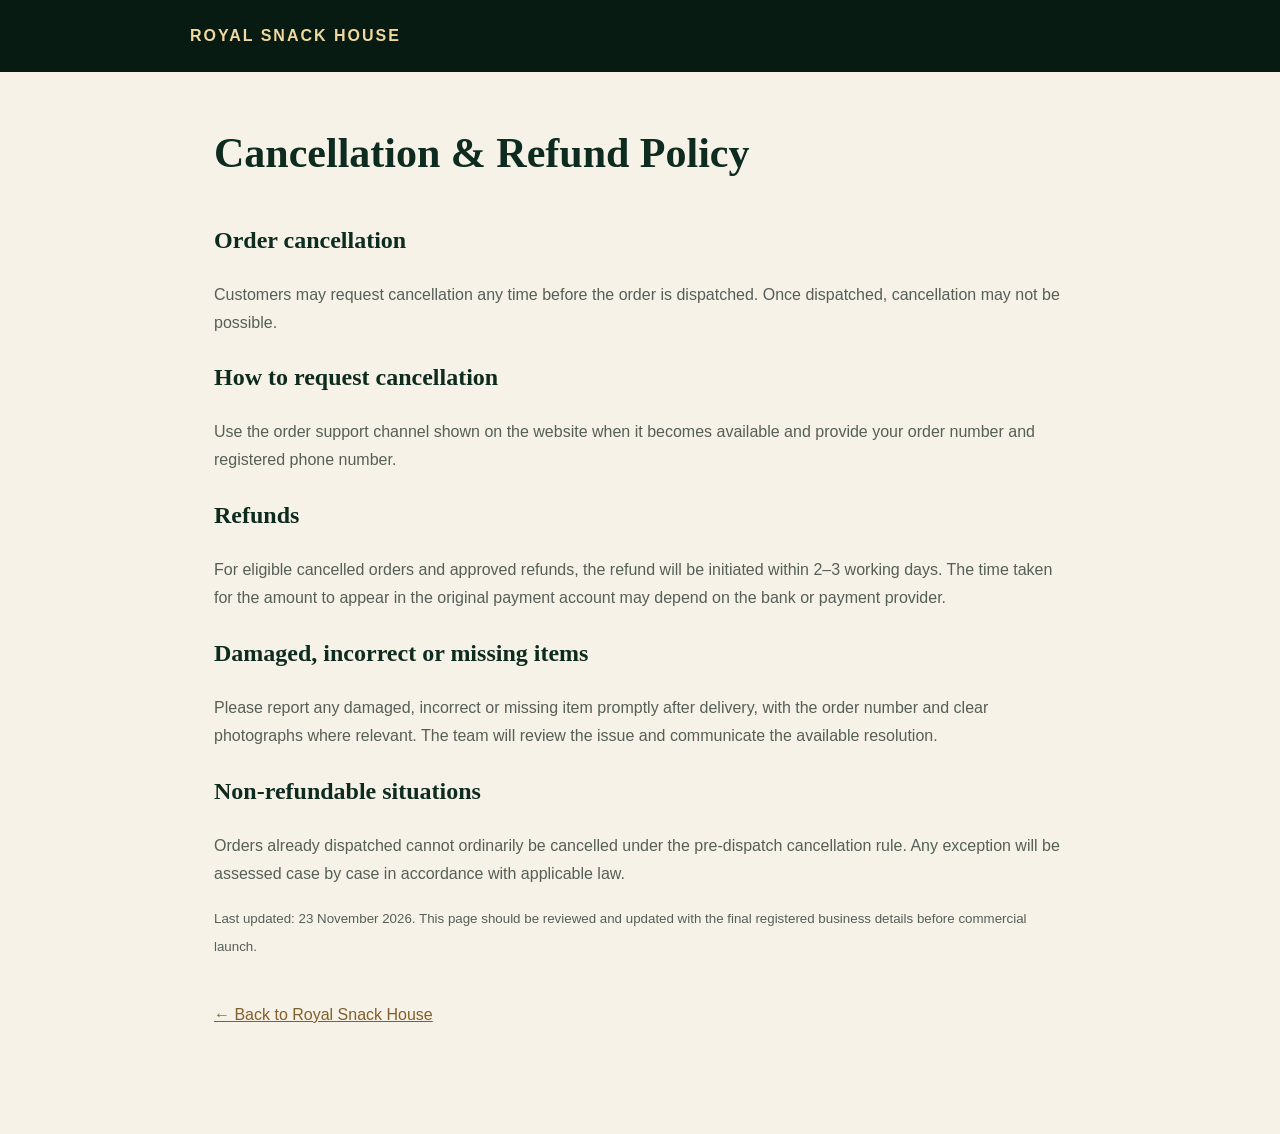
<file: cancellation-refund.html>
<!doctype html><html lang="en"><head><meta charset="utf-8"><meta name="viewport" content="width=device-width,initial-scale=1"><meta name="theme-color" content="#071b13"><title>Cancellation & Refund Policy | Royal Snack House</title><style>*{box-sizing:border-box}body{margin:0;background:#f7f2e8;color:#17251d;font:16px/1.75 Arial,sans-serif}.top{background:#071b13;color:#f0d89e;padding:22px max(24px,calc((100% - 900px)/2));font-weight:bold;letter-spacing:2px}.wrap{max-width:900px;margin:45px auto;padding:0 24px 60px}h1,h2{font-family:Georgia,serif;color:#0e2b1f}h1{font-size:42px}p,li{color:#555f57}.back{display:inline-block;margin-top:25px;color:#80602b}</style></head><body><header class="top">ROYAL SNACK HOUSE</header><main class="wrap"><h1>Cancellation & Refund Policy</h1><h2>Order cancellation</h2><p>Customers may request cancellation any time before the order is dispatched. Once dispatched, cancellation may not be possible.</p><h2>How to request cancellation</h2><p>Use the order support channel shown on the website when it becomes available and provide your order number and registered phone number.</p><h2>Refunds</h2><p>For eligible cancelled orders and approved refunds, the refund will be initiated within 2–3 working days. The time taken for the amount to appear in the original payment account may depend on the bank or payment provider.</p><h2>Damaged, incorrect or missing items</h2><p>Please report any damaged, incorrect or missing item promptly after delivery, with the order number and clear photographs where relevant. The team will review the issue and communicate the available resolution.</p><h2>Non-refundable situations</h2><p>Orders already dispatched cannot ordinarily be cancelled under the pre-dispatch cancellation rule. Any exception will be assessed case by case in accordance with applicable law.</p><p><small>Last updated: 23 November 2026. This page should be reviewed and updated with the final registered business details before commercial launch.</small></p><a class="back" href="index.html">← Back to Royal Snack House</a></main></body></html>
</file>
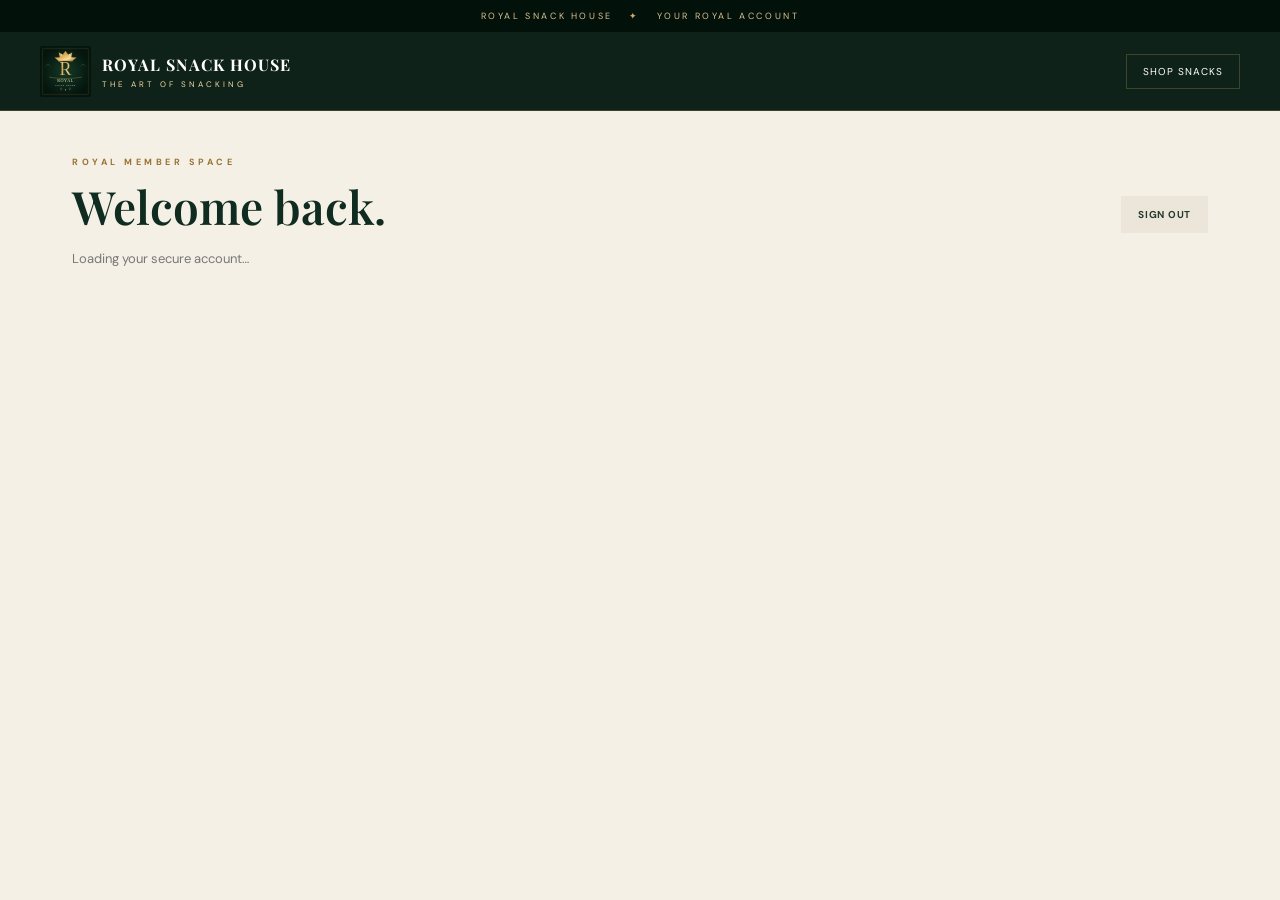
<file: customer.html>
<!DOCTYPE html>
<html lang="en"><head><meta charset="UTF-8"><meta name="viewport" content="width=device-width,initial-scale=1"><meta name="theme-color" content="#071b13"><title>My Royal Account | Royal Snack House</title><link rel="preconnect" href="https://fonts.googleapis.com"><link href="https://fonts.googleapis.com/css2?family=DM+Sans:wght@400;500;600;700&family=Playfair+Display:wght@500;600;700&display=swap" rel="stylesheet"><link rel="stylesheet" href="style.css?v=20261125-spin-membership"><style>
:root{--portal-forest:#102b20;--portal-gold:#bd9652;--portal-cream:#f5f0e6}.portal{background:var(--portal-cream);min-height:100vh;color:#203329}.portal-wrap{max-width:1180px;margin:38px auto;padding:0 22px 70px}.portal-head{display:flex;justify-content:space-between;align-items:center;gap:18px;margin-bottom:26px}.portal-head h1{font:600 clamp(30px,4vw,46px) 'Playfair Display',serif;color:var(--portal-forest);margin:5px 0}.portal-head p{color:#777;font-size:13px}.portal-grid{display:grid;grid-template-columns:230px 1fr;gap:22px}.portal-side,.portal-panel,.stat{background:#fffdf8;border:1px solid #e7dfd0;box-shadow:0 12px 32px #17251d08}.portal-side{padding:14px;height:max-content;position:sticky;top:18px}.portal-side button{width:100%;text-align:left;border:0;background:transparent;padding:12px 13px;color:#536057;font:600 12px 'DM Sans';cursor:pointer;border-radius:4px}.portal-side button.active,.portal-side button:hover{background:#edf1e9;color:var(--portal-forest)}.portal-content{min-width:0}.portal-panel{padding:25px;margin-bottom:18px}.portal-panel h2{font:600 25px 'Playfair Display';color:var(--portal-forest);margin:0 0 8px}.sub{color:#7b817a;font-size:12px;margin:0 0 20px}.portal-stats{display:grid;grid-template-columns:repeat(3,1fr);gap:12px;margin-bottom:18px}.stat{padding:18px}.stat small{color:#8a795d;font-size:9px;letter-spacing:1.4px;text-transform:uppercase}.stat b{display:block;font:600 25px 'Playfair Display';color:var(--portal-forest);margin-top:7px}.portal-form{display:grid;grid-template-columns:repeat(2,minmax(0,1fr));gap:12px}.portal-form label{display:grid;gap:6px;font-size:11px;color:#59645b}.portal-form input,.portal-form textarea,.portal-form select{width:100%;padding:12px;border:1px solid #ded6c8;background:#fff;color:#203329;font:13px 'DM Sans';border-radius:2px}.portal-form textarea{min-height:85px;resize:vertical}.wide{grid-column:1/-1}.portal-btn{border:0;background:var(--portal-forest);color:#f2d9a5;padding:12px 17px;font:700 10px 'DM Sans';letter-spacing:.7px;text-transform:uppercase;cursor:pointer}.portal-btn.light{background:#ece6da;color:#26392e}.portal-btn:disabled{opacity:.5;cursor:not-allowed}.portal-row{display:flex;align-items:center;justify-content:space-between;gap:12px;flex-wrap:wrap}.portal-list{display:grid;gap:11px}.portal-item{border:1px solid #e8e1d5;padding:15px;display:flex;justify-content:space-between;gap:14px;align-items:flex-start}.portal-item h3{font:600 16px 'Playfair Display';margin:0 0 5px;color:var(--portal-forest)}.portal-item p,.portal-item small{color:#7b817a;font-size:11px;line-height:1.7}.portal-item .actions{display:flex;gap:7px;flex-wrap:wrap}.pill{display:inline-block;padding:5px 8px;background:#edf1e9;color:#31513e;font-size:9px;text-transform:uppercase;letter-spacing:.6px}.empty{padding:24px;text-align:center;color:#82877e;background:#f8f5ee;font-size:12px}.portal-section{display:none}.portal-section.active{display:block}.tracking{display:flex;gap:5px;margin:16px 0}.track-step{flex:1;text-align:center;border-top:3px solid #e2ddcf;padding-top:9px;color:#999;font-size:9px}.track-step.done{border-color:#78956f;color:#31513e}.coupon{border:1px dashed var(--portal-gold);padding:14px;background:#fbf7ed}.coupon b{font:600 20px 'Playfair Display';color:var(--portal-forest)}.product-mini{display:flex;gap:12px;align-items:center}.product-mini img{width:64px;height:58px;object-fit:cover;background:#eee}.portal-note{font-size:11px;color:#777;line-height:1.7}.hidden{display:none!important}@media(max-width:760px){.portal-grid{grid-template-columns:1fr}.portal-side{position:static;display:flex;overflow:auto;gap:4px}.portal-side button{white-space:nowrap;width:auto}.portal-stats{grid-template-columns:1fr 1fr}.portal-form{grid-template-columns:1fr}.wide{grid-column:auto}.portal-panel{padding:18px}.portal-head{align-items:flex-start;flex-direction:column}}
</style></head><body class="portal"><div class="announcement">ROYAL SNACK HOUSE <span>✦</span> YOUR ROYAL ACCOUNT</div><header class="site-header"><nav class="nav shell"><a class="brand" href="index.html"><img src="assets/royal-snack-house-logo.svg" alt="Royal Snack House"><span><b>ROYAL SNACK HOUSE</b><small>THE ART OF SNACKING</small></span></a><div class="nav-tools"><a class="nav-btn" href="index.html#shop">Shop snacks</a></div></nav></header>
<main class="portal-wrap"><div class="portal-head"><div><span class="eyebrow dark">ROYAL MEMBER SPACE</span><h1 id="hello">Welcome back.</h1><p id="memberEmail">Loading your secure account…</p></div><button class="portal-btn light" id="signOut">Sign out</button></div>
<div id="signedOut" class="portal-panel hidden"><h2>Sign in to continue</h2><p class="sub">Please sign in from the shop page to access your orders, rewards and saved details.</p><a class="portal-btn" href="index.html">Go to shop login ↗</a></div>
<div id="portalApp" class="portal-grid hidden"><aside class="portal-side" id="portalNav">
<button class="active" data-tab="overview">✦ Overview</button><button data-tab="vip">Royal VIP Club</button><button data-tab="wallet">Royal Wallet</button><button data-tab="ambassador">Ambassador</button><button data-tab="profile">My profile</button><button data-tab="orders">My orders</button><button data-tab="addresses">Address book</button><button data-tab="wishlist">Wishlist</button><button data-tab="rewards">Royal Rewards</button><button data-tab="coupons">Coupons & offers</button><button data-tab="reviews">Reviews</button><button data-tab="notifications">Notifications</button><button data-tab="referrals">Refer & earn</button><button data-tab="spin">Spin & win</button><button data-tab="discover">Discover snacks</button><button data-tab="support">Live support</button><button data-tab="leaderboard">Royal leaderboard</button></aside>
<div class="portal-content">
<section class="portal-section active" id="tab-overview"><div class="portal-stats"><div class="stat"><small>Available points</small><b id="statPoints">0</b></div><div class="stat"><small>Total orders</small><b id="statOrders">0</b></div><div class="stat"><small>Lifetime spend</small><b id="statSpend">₹0</b></div><div class="stat"><small>This month</small><b id="statMonthSpend">₹0</b></div></div><div class="portal-panel"><div class="portal-row"><div><h2>Royal Membership</h2><p class="sub">Your membership status, tier benefits and shopping summary</p></div><span class="pill" id="tier">Royal Member</span></div><p id="tierText" class="portal-note">Earn points as you shop. Your membership tier is based on completed order spend.</p><div class="portal-row"><div><b id="nextTier">₹0 spent</b><p class="portal-note">Membership progress</p></div><b id="birthdayLabel">Birthday rewards await</b></div><div style="height:8px;background:#eee8dc"><div id="tierProgress" style="height:8px;width:0;background:#b9975d"></div></div></div><div class="portal-panel"><h2>Recent orders</h2><p class="sub">Track your latest snack deliveries</p><div id="recentOrders" class="portal-list"></div></div><div class="portal-panel"><h2>Picked for you</h2><p class="sub">Suggestions from our snack collection</p><div id="recommendations" class="portal-list"></div></div></section>
<section class="portal-section" id="tab-vip"><div class="portal-panel"><h2>Royal VIP Club</h2><p class="sub">Your lifetime spend unlocks a higher level of royal privileges.</p><div class="portal-list"><div class="portal-item"><div><h3>Royal Member · ₹0+</h3><p>1× reward points · access to regular store offers</p></div></div><div class="portal-item"><div><h3>Silver · ₹1,500+</h3><p>1.25× reward points · Silver member flash sales</p></div></div><div class="portal-item"><div><h3>Gold · ₹5,000+</h3><p>1.5× reward points · Gold and Silver flash sales</p></div></div><div class="portal-item"><div><h3>Platinum · ₹10,000+</h3><p>2× reward points · all VIP flash sales and earliest access</p></div></div></div><p class="portal-note">Tier eligibility is based on cumulative non-cancelled order spend. Member-only flash sale prices are checked again during checkout.</p></div></section><section class="portal-section" id="tab-wallet"><div class="portal-panel"><h2>Royal Wallet</h2><p class="sub">Your rewards wallet and loyalty transactions.</p><div class="portal-stats"><div class="stat"><small>Reward points</small><b id="walletPoints">0</b></div><div class="stat"><small>Illustrative value*</small><b id="walletValue">₹0</b></div></div><p class="portal-note">*Points value is indicative only. Points cannot currently be withdrawn or spent as cash. Redemption is subject to store policy.</p><div id="walletHistory" class="portal-list"></div></div></section><section class="portal-section" id="tab-ambassador"><div class="portal-panel"><h2>Royal Ambassador Program</h2><p class="sub">Share your personal referral link. Earn rewards when friends make their first qualifying order.</p><div id="ambassadorStatus" class="portal-note">Loading ambassador status…</div><div class="portal-item"><div><small>Your referral code</small><h3 id="ambassadorCode">—</h3></div><button class="portal-btn" id="ambassadorCopy">Copy link</button></div><div class="portal-stats"><div class="stat"><small>Successful referrals</small><b id="ambassadorCount">0</b></div><div class="stat"><small>Reward points earned</small><b id="ambassadorPoints">0</b></div></div><div id="ambassadorHistory" class="portal-list"></div></div></section><section class="portal-section" id="tab-profile"><div class="portal-panel"><h2>My profile</h2><p class="sub">Keep your contact details and birthday up to date.</p><form id="profileForm" class="portal-form"><label>Full name<input name="full_name" required maxlength="100"></label><label>Mobile number<input name="phone" inputmode="tel" maxlength="15"></label><label>Email address<input id="profileEmail" disabled></label><label>Date of birth<input name="birthday" type="date"></label><label class="wide"><span><input type="checkbox" name="marketing_opt_in" style="width:auto"> I would like to receive product and offer updates</span></label><div class="wide"><button class="portal-btn">Save profile</button></div></form><p class="portal-note" id="profileStatus" role="status"></p></div></section>
<section class="portal-section" id="tab-orders"><div class="portal-panel"><h2>My orders</h2><p class="sub">Order history, delivery progress and invoices.</p><div id="allOrders" class="portal-list"></div></div></section>
<section class="portal-section" id="tab-addresses"><div class="portal-panel"><h2>Address book</h2><p class="sub">Save your home, hostel or office delivery locations.</p><form id="addressForm" class="portal-form"><input type="hidden" name="id"><label>Address label<input name="label" placeholder="Home / Hostel" required></label><label>Recipient name<input name="recipient_name" required></label><label>Phone<input name="phone" required></label><label class="wide">Full address<textarea name="address" required></textarea></label><label><span><input type="checkbox" name="is_default" style="width:auto"> Set as default address</span></label><div class="wide"><button class="portal-btn">Save address</button><button type="reset" class="portal-btn light">Clear</button></div></form><div id="addresses" class="portal-list" style="margin-top:20px"></div></div></section>
<section class="portal-section" id="tab-wishlist"><div class="portal-panel"><h2>My wishlist</h2><p class="sub">Your saved favourites, ready for the next order.</p><div id="wishlist" class="portal-list"></div></div></section>
<section class="portal-section" id="tab-rewards"><div class="portal-panel"><h2>Royal Rewards</h2><p class="sub">Your points balance and rewards activity.</p><div class="portal-stats"><div class="stat"><small>Available points</small><b id="rewardBalance">0</b></div><div class="stat"><small>Lifetime points</small><b id="lifetimePoints">0</b></div><div class="stat"><small>Points value*</small><b id="pointsValue">₹0</b></div></div><p class="portal-note">*Illustrative value only; point redemption needs a store-approved redemption policy. Points currently accrue at 1 point per ₹100 on eligible signed-in orders.</p><div id="rewardHistory" class="portal-list"></div><div class="portal-panel" style="margin-top:18px"><h2>Royal Rewards Challenges</h2><p class="sub">Complete these verified milestones to earn bonus points. Progress updates from delivered orders and referrals.</p><div id="royalChallenges" class="portal-list"><div class="empty">Loading your challenges…</div></div></div></div></section>
<section class="portal-section" id="tab-coupons"><div class="portal-panel"><h2>Coupons & offers</h2><p class="sub">Offers currently available for your next order.</p><div id="coupons" class="portal-list"></div></div></section>
<section class="portal-section" id="tab-reviews"><div class="portal-panel"><h2>Share your experience</h2><p class="sub">Review products you have purchased. Reviews are published after moderation.</p><form id="reviewForm" class="portal-form"><label>Product<select name="product_id" required id="reviewProduct"></select></label><label>Rating<select name="rating"><option value="5">★★★★★ · Excellent</option><option value="4">★★★★ · Great</option><option value="3">★★★ · Good</option><option value="2">★★ · Fair</option><option value="1">★ · Poor</option></select></label><label class="wide">Your review<textarea name="review_text" maxlength="1000"></textarea></label><div class="wide"><button class="portal-btn">Submit review</button></div></form><div id="myReviews" class="portal-list" style="margin-top:18px"></div></div></section>
<section class="portal-section" id="tab-notifications"><div class="portal-panel"><h2>Notifications</h2><p class="sub">Your account alerts and order updates.</p><div id="notifications" class="portal-list"></div></div></section>
<section class="portal-section" id="tab-spin"><div class="portal-panel spin-panel"><span class="eyebrow">A LITTLE ROYAL LUCK</span><h2>Royal Spin & Win</h2><p class="sub">One spin each day. Win a coupon for your next snack order.</p><div class="spin-wheel" id="spinWheel"><div class="spin-wheel-inner"><span>♛</span><b>ROYAL<br>LUCK</b></div></div><button class="portal-btn spin-action" id="spinNow">Spin once today</button><div id="spinResult" class="portal-note" role="status"></div><div id="spinHistory" class="portal-list"></div></div></section><section class="portal-section" id="tab-referrals"><div class="portal-panel"><h2>Refer & earn</h2><p class="sub">Invite a friend. When they place their first order, you earn 50 points and they earn 25 welcome points.</p><div class="coupon"><small>YOUR REFERRAL CODE</small><div class="portal-row"><b id="referralCode">Preparing…</b><button class="portal-btn light" id="copyReferral">Copy code</button></div></div><p class="portal-note" id="referralInfo"></p><form id="applyReferralForm" class="portal-form"><label>Have a friend’s code? Enter it before your first order<input id="applyReferralInput" maxlength="24" placeholder="Enter referral code"></label><button class="portal-btn">Apply referral code</button></form><div id="referralHistory" class="portal-list"></div></div></section>
<section class="portal-section" id="tab-discover"><div class="portal-panel"><h2>Discover snacks</h2><p class="sub">Recently viewed and recommendations from our collection.</p><h3>Recently viewed</h3><div id="recentlyViewed" class="portal-list"></div><h3 style="margin-top:25px">Recommended for you</h3><div id="allRecommendations" class="portal-list"></div></div></section>
<section class="portal-section" id="tab-support"><div class="portal-panel"><h2>Help & support</h2><p class="sub">Need help with an order or product? Reach our team.</p><form id="supportForm" class="portal-form"><label class="wide">What do you need help with?<input name="subject" maxlength="100" required placeholder="Order, delivery, product…"></label><label class="wide">Message<textarea name="message" maxlength="2000" required placeholder="Tell us how we can help"></textarea></label><button class="portal-btn wide">Send message</button></form><div id="supportThreads" class="portal-list" style="margin-top:18px"></div><div class="portal-list"><div class="portal-item"><div><h3>WhatsApp support</h3><p>Chat with our customer care team about orders and delivery.</p></div><a class="portal-btn" href="https://wa.me/?text=Hello%20Royal%20Snack%20House%2C%20I%20need%20help%20with%20my%20order." target="_blank" rel="noopener">Chat now</a></div><div class="portal-item"><div><h3>Order cancellation</h3><p>Cancellation is subject to preparation and dispatch status. Contact support with your order number.</p></div></div><div class="portal-item"><div><h3>Frequently asked questions</h3><p>Orders are confirmed by our team. Delivery availability and charges may vary by location.</p></div></div></div></div></section><section class="portal-section" id="tab-leaderboard"><div class="portal-panel"><h2>Royal Leaderboard</h2><p class="sub">Opt in to appear with a masked name in the community points ranking.</p><label class="portal-row"><span>Show me on the leaderboard</span><input id="leaderboardOptIn" type="checkbox"></label><p id="leaderboardStatus" class="portal-note"></p><div id="leaderboardRows" class="portal-list"></div></div></section>
</div></div><p id="globalStatus" class="portal-note" role="status"></p></main>
<script type="module" src="customer-growth.js?v=20261125-growth"></script><script type="module">
import {createClient} from "https://esm.sh/@supabase/supabase-js@2.57.0";
const URL="https://ubwdtuggqftzzdkdlzpj.supabase.co",KEY="sb_publishable_LtOda0MxMFrN_laGRH67LA_FcQn6v7h";
const db=createClient(URL,KEY,{auth:{persistSession:true,autoRefreshToken:true,detectSessionInUrl:true}});
const $=id=>document.getElementById(id), esc=s=>String(s??"").replace(/[&<>"']/g,c=>({"&":"&amp;","<":"&lt;",">":"&gt;",'"':"&quot;","'":"&#39;"}[c]));
const money=n=>"₹"+Number(n||0).toLocaleString("en-IN",{maximumFractionDigits:2});
let user,profile={},orders=[],products=[],addresses=[],wishlist=[],loyalty={points_balance:0,lifetime_points:0},recent=[];
const say=m=>$("globalStatus").textContent=m;
async function callAdmin(action,extra={}){const {data:{session}}=await db.auth.getSession();const r=await fetch(URL+"/functions/v1/admin-api",{method:"POST",headers:{"Content-Type":"application/json","apikey":KEY,"Authorization":"Bearer "+session.access_token},body:JSON.stringify({action,...extra})});const j=await r.json();if(!r.ok)throw Error(j.error||"Request failed");return j}
function section(tab){document.querySelectorAll(".portal-section").forEach(x=>x.classList.toggle("active",x.id==="tab-"+tab));document.querySelectorAll("#portalNav button").forEach(x=>x.classList.toggle("active",x.dataset.tab===tab));}
$("portalNav").addEventListener("click",e=>{const b=e.target.closest("[data-tab]");if(b)section(b.dataset.tab)});
function invoice(o){const rows=(o.order_items||[]).map(i=>"<tr><td>"+esc(i.product_name)+"</td><td>"+i.quantity+"</td><td>"+money(i.unit_price)+"</td><td>"+money(i.line_total)+"</td></tr>").join("");const w=window.open("","_blank");if(!w)return;w.document.write("<html><title>Invoice "+esc(o.order_number)+"</title><style>body{font:14px Arial;padding:35px;color:#203329}h1{color:#173b2a}table{width:100%;border-collapse:collapse;margin-top:25px}td,th{padding:12px;border-bottom:1px solid #ddd;text-align:left}</style><h1>ROYAL SNACK HOUSE</h1><p>Order invoice</p><h2>"+esc(o.order_number)+"</h2><p>"+new Date(o.created_at).toLocaleString("en-IN")+"</p><table><tr><th>Product</th><th>Qty</th><th>Price</th><th>Total</th></tr>"+rows+"</table><h2>Total: "+money(o.subtotal)+"</h2><p>Thank you for shopping with us.</p><script>window.print()<"+"/script></html>");w.document.close()}
function orderCard(o){const stages=["new","accepted","preparing","out_for_delivery","delivered"],idx=stages.indexOf(o.status);const timeline=o.status==="cancelled"?"<span class='pill'>Cancelled</span>":'<div class="tracking">'+stages.map((s,i)=>'<div class="track-step '+(i<=idx?"done":"")+'">'+s.replaceAll("_"," ")+"</div>").join("")+"</div>";return '<article class="portal-item"><div style="flex:1;min-width:0"><h3>'+esc(o.order_number)+' · '+money(o.subtotal)+'</h3><small>'+new Date(o.created_at).toLocaleString("en-IN")+' · '+esc(o.status.replaceAll("_"," "))+'</small>'+timeline+'<p>'+(o.order_items||[]).map(i=>esc(i.product_name)+" × "+i.quantity).join(", ")+'</p></div><div class="actions"><button class="portal-btn light" data-invoice="'+o.id+'">Invoice</button><button class="portal-btn" data-reorder="'+o.id+'">Reorder</button></div></article>'}
function productCard(p,button="wishlist"){return '<article class="portal-item"><div class="product-mini"><img src="'+esc(p.image_url||"")+'" alt=""><div><h3>'+esc(p.name)+'</h3><small>'+esc(p.category)+' · '+money(p.price)+'</small></div></div><div class="actions">'+(button==="remove"?'<button class="portal-btn light" data-remove="'+p.id+'">Remove</button>':'<button class="portal-btn light" data-save="'+p.id+'">♡ Save</button>')+'<button class="portal-btn" data-buy="'+p.id+'">Add to bag</button></div></article>'}

async function loadRoyalWallet(){ $("walletPoints").textContent=loyalty.points_balance||0;$("walletValue").textContent=money((loyalty.points_balance||0)*.5);const {data,error}=await db.from("loyalty_transactions").select("points,reason,created_at").eq("user_id",user.id).order("created_at",{ascending:false}).limit(50);$("walletHistory").innerHTML=error?'<div class="empty">'+esc(error.message)+'</div>':(data||[]).map(x=>'<article class="portal-item"><div><b>'+esc(x.reason||"Rewards activity")+'</b><small>'+new Date(x.created_at).toLocaleString("en-IN")+'</small></div><b>'+(x.points>0?"+":"")+x.points+' pts</b></article>').join("")||'<div class="empty">Your reward transactions will appear here.</div>'; }
async function loadRoyalChallenges(){
 const host=$("royalChallenges");if(!host)return;
 const {data,error}=await db.rpc("get_royal_challenges");
 if(error){host.innerHTML='<div class="empty">Challenges are temporarily unavailable: '+esc(error.message)+'</div>';return;}
 host.innerHTML=(data||[]).map(c=>{
  const done=Number(c.progress)>=Number(c.goal),claimed=!!c.claimed,pct=Math.min(100,Number(c.progress)/Math.max(1,Number(c.goal))*100);
  return '<article class="portal-item"><div style="width:100%"><div class="portal-row"><h3>'+esc(c.title)+'</h3><b>+'+Number(c.points)+' pts</b></div><p>'+esc(c.description)+'</p><div style="height:7px;background:#eee8dc;margin:10px 0"><div style="height:7px;width:'+pct+'%;background:#b9975d"></div></div><small>'+Math.min(Number(c.progress),Number(c.goal))+' / '+Number(c.goal)+' completed</small><div style="margin-top:10px">'+(claimed?'<span class="pill">Reward claimed</span>':done?'<button class="portal-btn" data-claim-challenge="'+esc(c.challenge_key)+'">Claim '+Number(c.points)+' points</button>':'<span class="portal-note">Keep going to unlock this reward.</span>')+'</div></div></article>';
 }).join("")||'<div class="empty">New challenges are coming soon.</div>';
}
document.addEventListener("click",async e=>{
 const b=e.target.closest("[data-claim-challenge]");if(!b)return;
 b.disabled=true;b.textContent="Claiming…";
 try{const {data,error}=await db.rpc("claim_royal_challenge",{p_challenge_key:b.dataset.claimChallenge});if(error)throw error;say("Success! "+data.points_awarded+" bonus points added to your Royal Wallet.");await loadRoyalChallenges();await loadRoyalWallet();const {data:a}=await db.from("loyalty_accounts").select("points_balance,lifetime_points").eq("user_id",user.id).maybeSingle();if(a){loyalty=a;$("statPoints").textContent=a.points_balance;$("rewardBalance").textContent=a.points_balance;$("lifetimePoints").textContent=a.lifetime_points;$("pointsValue").textContent=money(a.points_balance*.5);}}catch(err){say(err.message||"Unable to claim reward.");b.disabled=false;b.textContent="Try again";}
});
async function loadAmbassador(){const {data:profile}=await db.from("customer_profiles").select("referral_code").eq("user_id",user.id).maybeSingle();const code=profile?.referral_code||("ROYAL"+user.id.replaceAll("-","").slice(0,7).toUpperCase());$("ambassadorCode").textContent=code;const {data:amb,error}=await db.from("ambassador_profiles").select("user_id,is_active").eq("user_id",user.id).maybeSingle();if(!amb){const ins=await db.from("ambassador_profiles").insert({user_id:user.id});if(ins.error&&ins.error.code!=="23505")$("ambassadorStatus").textContent="Referral sharing is available; ambassador enrollment status could not be saved.";} $("ambassadorStatus").textContent="You're enrolled in the Royal Ambassador Program. Share your link and earn 50 reward points after a friend's first qualifying order.";const {data:refs}=await db.from("customer_referrals").select("status,referral_code,created_at").eq("referrer_id",user.id).order("created_at",{ascending:false});const rows=refs||[];$("ambassadorCount").textContent=rows.filter(x=>x.status==="reward_earned").length;$("ambassadorPoints").textContent=rows.filter(x=>x.status==="completed"||x.status==="rewarded").length*50;$("ambassadorHistory").innerHTML=rows.map(x=>'<article class="portal-item"><b>'+esc(x.referral_code)+'</b><span class="pill">'+esc(x.status)+'</span></article>').join("")||'<div class="empty">No referrals yet. Share your link to get started.</div>'; }
$("ambassadorCopy")?.addEventListener("click",async()=>{const link=location.origin+"/index.html?ref="+encodeURIComponent($("ambassadorCode").textContent);try{await navigator.clipboard.writeText(link);say("Ambassador link copied.");}catch(e){say(link);}});
async function load(){const [p,o,a,w,l,t,c,r,n,rv]=await Promise.all([
 db.from("customer_profiles").select("*").eq("user_id",user.id).maybeSingle(),
 callAdmin("customer-orders"),
 db.from("customer_addresses").select("*").eq("user_id",user.id).order("is_default",{ascending:false}),
 db.from("customer_wishlists").select("product_id,created_at,products(id,name,category,price,image_url,description)").eq("user_id",user.id).order("created_at",{ascending:false}),
 db.from("loyalty_accounts").select("*").eq("user_id",user.id).maybeSingle(),
 db.from("loyalty_transactions").select("*").eq("user_id",user.id).order("created_at",{ascending:false}).limit(30),
 db.from("coupons").select("code,description,discount_type,discount_value,min_order_value,expires_at").eq("is_active",true),
 db.from("products").select("id,name,category,price,image_url,description").eq("is_active",true).order("id"),
 db.from("customer_notifications").select("*").eq("user_id",user.id).order("created_at",{ascending:false}).limit(50),
 db.from("product_reviews").select("id,rating,review_text,is_published,created_at,products(name)").eq("customer_id",user.id).order("created_at",{ascending:false})
]);
for(const x of [p,a,w,l,t,c,r,n,rv])if(x?.error)console.warn(x.error);
profile=p.data||{};orders=o.orders||[];addresses=a.data||[];wishlist=(w.data||[]).map(x=>x.products).filter(Boolean);loyalty=l.data||o.loyalty||loyalty;products=r.data||[];recent=n.data||[];
const spent=orders.filter(x=>x.status!=="cancelled").reduce((s,x)=>s+Number(x.subtotal),0),monthStart=new Date();monthStart.setDate(1);monthStart.setHours(0,0,0,0);const monthlySpend=orders.filter(x=>x.status!=="cancelled"&&new Date(x.created_at)>=monthStart).reduce((s,x)=>s+Number(x.subtotal),0);$("statMonthSpend").textContent=money(monthlySpend);const tierName=spent>=10000?"Platinum":spent>=5000?"Gold":spent>=1500?"Silver":"Royal Member",threshold=spent<1500?1500:spent<5000?5000:spent<10000?10000:10000;
$("hello").textContent="Welcome, "+(profile.full_name||user.user_metadata?.full_name||"Royal Member")+"."; $("memberEmail").textContent=user.email||"";$("profileEmail").value=user.email||"";
const pf=$("profileForm");pf.elements.full_name.value=profile.full_name||user.user_metadata?.full_name||"";pf.elements.phone.value=profile.phone||"";pf.elements.birthday.value=profile.birthday||"";pf.elements.marketing_opt_in.checked=!!profile.marketing_opt_in;
await loadRoyalWallet();await loadAmbassador();await loadRoyalChallenges();await loadSpinHistory();$("statPoints").textContent=loyalty.points_balance||0;$("rewardBalance").textContent=loyalty.points_balance||0;$("lifetimePoints").textContent=loyalty.lifetime_points||0;$("pointsValue").textContent=money((loyalty.points_balance||0)*.5);$("statOrders").textContent=orders.length;$("statSpend").textContent=money(spent);$("tier").textContent=tierName;$("tierText").textContent="Membership is calculated from completed and active order spend. Current spend: "+money(spent);const tierPerks={ "Royal Member":"Earn 1 point for every ₹100 spent · Early access to selected offers", "Silver":"Silver privilege · 1.25× points on every order + member-only offers", "Gold":"Gold privilege · 1.5× points + priority offers", "Platinum":"Platinum privilege · 2× points + premium offers"};$("tierText").textContent+=" · "+(tierPerks[tierName]||tierPerks["Royal Member"]);$("nextTier").textContent=spent>=10000?"Top tier reached":money(threshold-spent)+" to next tier";$("tierProgress").style.width=Math.min(100,spent/threshold*100)+"%";$("birthdayLabel").textContent=profile.birthday?"Birthday: "+new Date(profile.birthday+"T00:00:00").toLocaleDateString("en-IN",{day:"numeric",month:"short"}):"Add your birthday for birthday treats";
$("allOrders").innerHTML=orders.length?orders.map(orderCard).join(""):'<div class="empty">Your first delicious order will appear here.</div>';$("recentOrders").innerHTML=orders.length?orders.slice(0,3).map(orderCard).join(""):'<div class="empty">No orders yet.</div>';
$("addresses").innerHTML=addresses.length?addresses.map(a=>'<article class="portal-item"><div><h3>'+esc(a.label)+(a.is_default?' · Default':'')+'</h3><p>'+esc(a.recipient_name)+' · '+esc(a.phone)+'<br>'+esc(a.address)+'</p></div><div class="actions"><button class="portal-btn light" data-address-edit="'+a.id+'">Edit</button><button class="portal-btn light" data-address-delete="'+a.id+'">Delete</button></div></article>').join(""):'<div class="empty">No saved addresses yet.</div>';
$("wishlist").innerHTML=wishlist.length?wishlist.map(p=>productCard(p,"remove")).join(""):'<div class="empty">Save your favourite snacks here.</div>';
$("coupons").innerHTML=(c.data||[]).length?c.data.map(x=>'<div class="coupon"><div class="portal-row"><b>'+esc(x.code)+'</b><button class="portal-btn light" data-copy="'+esc(x.code)+'">Copy</button></div><p class="portal-note">'+esc(x.description||"Special offer")+' · '+(x.discount_type==="percentage"?x.discount_value+"% off":money(x.discount_value)+" off")+' · Minimum '+money(x.min_order_value)+'</p></div>').join(""):'<div class="empty">No active coupons at the moment.</div>';
$("rewardHistory").innerHTML=(t.data||[]).length?(t.data||[]).map(x=>'<div class="portal-item"><div><b>'+esc(x.reason)+'</b><p>'+new Date(x.created_at).toLocaleDateString("en-IN")+'</p></div><b>'+(x.points>0?"+":"")+x.points+' pts</b></div>').join(""):'<div class="empty">Your points activity will appear here.</div>';
$("notifications").innerHTML=(recent.length?recent.map(x=>'<div class="portal-item"><div><h3>'+esc(x.title)+'</h3><p>'+esc(x.message)+'</p><small>'+new Date(x.created_at).toLocaleString("en-IN")+'</small></div><span class="pill">'+(x.is_read?"Read":"New")+'</span></div>'):orders.slice(0,5).map(x=>'<div class="portal-item"><div><h3>Order '+esc(x.order_number)+'</h3><p>Your order status is '+esc(x.status.replaceAll("_"," "))+'.</p></div><span class="pill">Order</span></div>').join(""))||'<div class="empty">You are all caught up.</div>';
$("myReviews").innerHTML=(rv.data||[]).map(x=>'<div class="portal-item"><div><h3>'+esc(x.products?.name||"Product")+' · '+ "★".repeat(x.rating)+'</h3><p>'+esc(x.review_text||"")+'</p><small>'+(x.is_published?"Published":"Pending moderation")+'</small></div></div>').join("")||'<div class="empty">Your reviews will appear here.</div>';
const seen=await db.from("customer_recently_viewed").select("product_id,products(id,name,category,price,image_url,description)").eq("user_id",user.id).order("viewed_at",{ascending:false}).limit(8);const viewed=(seen.data||[]).map(x=>x.products).filter(Boolean);$("recentlyViewed").innerHTML=viewed.length?viewed.map(p=>productCard(p)).join(""):'<div class="empty">Products you open from the shop can appear here.</div>';
const recData=await callAdmin("recommendations");const recIds=(recData.recommendations||[]).map(x=>x.id);const rec=recIds.map(id=>products.find(p=>p.id===id)).filter(Boolean);$("recommendations").innerHTML=rec.map(p=>productCard(p)).join("")||'<div class="empty">Explore our snack collection.</div>';$("allRecommendations").innerHTML=$("recommendations").innerHTML;
const code=profile.referral_code||("ROYAL"+user.id.replaceAll("-","").slice(0,7).toUpperCase());if(!profile.referral_code){const upd=await db.from("customer_profiles").upsert({user_id:user.id,referral_code:code},{onConflict:"user_id"});if(upd.error)console.warn(upd.error)}$("referralCode").textContent=code;
const refs=await db.from("customer_referrals").select("*").eq("referrer_id",user.id).order("created_at",{ascending:false});$("referralHistory").innerHTML=(refs.data||[]).map(x=>'<div class="portal-item"><b>'+esc(x.referral_code)+'</b><span class="pill">'+esc(x.status)+'</span></div>').join("")||'<div class="empty">Share your code with friends to start referring.</div>';$("referralInfo").textContent="Share your code. Your friend gets 25 points and you get 50 points after their first order.";
$("reviewProduct").innerHTML=products.map(p=>'<option value="'+p.id+'">'+esc(p.name)+'</option>').join("");
}
$("spinNow").addEventListener("click",async()=>{const btn=$("spinNow");btn.disabled=true;$("spinResult").textContent="The wheel is spinning…";$("spinWheel").classList.remove("spinning");void $("spinWheel").offsetWidth;$("spinWheel").classList.add("spinning");try{const {data,error}=await db.rpc("spin_and_win");if(error)throw error;const reward=data;$("spinResult").innerHTML="<b>You won "+esc(reward.reward)+"!</b><br>Your coupon: <strong>"+esc(reward.code)+"</strong><br>Valid for 7 days. Copy it and use it at checkout.";const copy=document.createElement("button");copy.className="portal-btn light";copy.textContent="Copy coupon";copy.onclick=()=>navigator.clipboard.writeText(reward.code).then(()=>say("Coupon copied."));$("spinResult").append(copy);await loadSpinHistory();}catch(e){$("spinResult").textContent=e.message;}finally{btn.disabled=false;}});
async function loadSpinHistory(){const {data,error}=await db.from("customer_spin_history").select("reward_code,reward_label,created_at").eq("user_id",user.id).order("created_at",{ascending:false}).limit(10);if(error){$("spinHistory").textContent=error.message;return;}const usedToday=(data||[]).some(x=>new Date(x.created_at).toDateString()===new Date().toDateString());$("spinNow").disabled=usedToday;$("spinNow").textContent=usedToday?"Come back tomorrow":"Spin once today";$("spinHistory").innerHTML=(data||[]).map(x=>'<div class="portal-item"><b>'+esc(x.reward_label)+'</b><span>'+esc(x.reward_code)+'</span><small>'+new Date(x.created_at).toLocaleDateString("en-IN")+'</small></div>').join("");}
$("copyReferral").addEventListener("click",async()=>{const code=$("referralCode").textContent;const link=location.origin+"/index.html?ref="+encodeURIComponent(code);try{await navigator.clipboard.writeText(link);say("Referral link copied. Share it with your friends.");}catch(e){say("Your referral code: "+code);}});
$("applyReferralForm").addEventListener("submit",async e=>{e.preventDefault();const code=$("applyReferralInput").value.trim();if(!code)return say("Enter a referral code.");const {error}=await db.rpc("apply_referral_code",{p_code:code});say(error?error.message:"Referral code applied! Your welcome points will be added after your first order.");if(!error){$("applyReferralInput").value="";e.currentTarget.querySelector("button").disabled=true;}});
$("profileForm").addEventListener("submit",async e=>{e.preventDefault();const f=new FormData(e.currentTarget);const row={user_id:user.id,full_name:f.get("full_name"),phone:f.get("phone"),birthday:f.get("birthday")||null,marketing_opt_in:f.get("marketing_opt_in")==="on"};const {error}=await db.from("customer_profiles").upsert(row,{onConflict:"user_id"});$("profileStatus").textContent=error?error.message:"Profile saved.";if(!error)await load()});
$("addressForm").addEventListener("submit",async e=>{e.preventDefault();const f=new FormData(e.currentTarget),row={user_id:user.id,label:f.get("label"),recipient_name:f.get("recipient_name"),phone:f.get("phone"),address:f.get("address"),is_default:f.get("is_default")==="on"};if(row.is_default)await db.from("customer_addresses").update({is_default:false}).eq("user_id",user.id);const id=f.get("id");const q=id?await db.from("customer_addresses").update(row).eq("id",id).eq("user_id",user.id):await db.from("customer_addresses").insert(row);say(q.error?.message||"Address saved.");e.currentTarget.reset();e.currentTarget.elements.id.value="";await load()});
$("reviewForm").addEventListener("submit",async e=>{e.preventDefault();const f=new FormData(e.currentTarget);const {error}=await db.from("product_reviews").insert({product_id:Number(f.get("product_id")),customer_id:user.id,customer_name:profile.full_name||user.email,rating:Number(f.get("rating")),review_text:f.get("review_text"),is_published:false});say(error?.message||"Review submitted for moderation.");if(!error){e.currentTarget.reset();await load()}});
document.addEventListener("click",async e=>{const b=e.target.closest("button");if(!b)return;try{
if(b.dataset.invoice){const o=orders.find(x=>String(x.id)===b.dataset.invoice);if(o)invoice(o)}
if(b.dataset.reorder){const o=orders.find(x=>String(x.id)===b.dataset.reorder);if(o){const cart={};(o.order_items||[]).forEach(i=>{if(i.product_id)cart[i.product_id]=(cart[i.product_id]||0)+i.quantity});localStorage.setItem("rhs_cart",JSON.stringify(cart));location.href="index.html#shop"}}
if(b.dataset.save){const q=await db.from("customer_wishlists").upsert({user_id:user.id,product_id:Number(b.dataset.save)},{onConflict:"user_id,product_id"});if(q.error)throw q.error;say("Added to wishlist.");await load()}
if(b.dataset.remove){const q=await db.from("customer_wishlists").delete().eq("user_id",user.id).eq("product_id",Number(b.dataset.remove));if(q.error)throw q.error;await load()}
if(b.dataset.buy){const p=products.find(x=>x.id===Number(b.dataset.buy));if(p){const cart=JSON.parse(localStorage.getItem("rhs_cart")||"{}");cart[p.id]=(cart[p.id]||0)+1;localStorage.setItem("rhs_cart",JSON.stringify(cart));say(p.name+" added to your bag. Continue shopping to checkout.");}}
if(b.dataset.copy){await navigator.clipboard.writeText(b.dataset.copy);say("Copied "+b.dataset.copy)}
if(b.id==="copyReferral"){await navigator.clipboard.writeText($("referralCode").textContent);say("Referral code copied.")}
if(b.dataset.addressDelete){const q=await db.from("customer_addresses").delete().eq("id",b.dataset.addressDelete).eq("user_id",user.id);if(q.error)throw q.error;await load()}
if(b.dataset.addressEdit){const a=addresses.find(x=>String(x.id)===b.dataset.addressEdit),f=$("addressForm");if(a){["id","label","recipient_name","phone","address","is_default"].forEach(k=>{if(f.elements[k])f.elements[k].type==="checkbox"?f.elements[k].checked=a[k]:f.elements[k].value=a[k]??""});section("addresses")}}
}catch(err){say(err.message||"Action failed.")}});
$("signOut").addEventListener("click",async()=>{await db.auth.signOut();location.href="index.html"});
async function start(){const {data,error}=await db.auth.getSession();if(error||!data.session){$("signedOut").classList.remove("hidden");return}user=data.session.user;$("portalApp").classList.remove("hidden");await load()}
start().catch(e=>say(e.message));
</script></body></html>
</file>
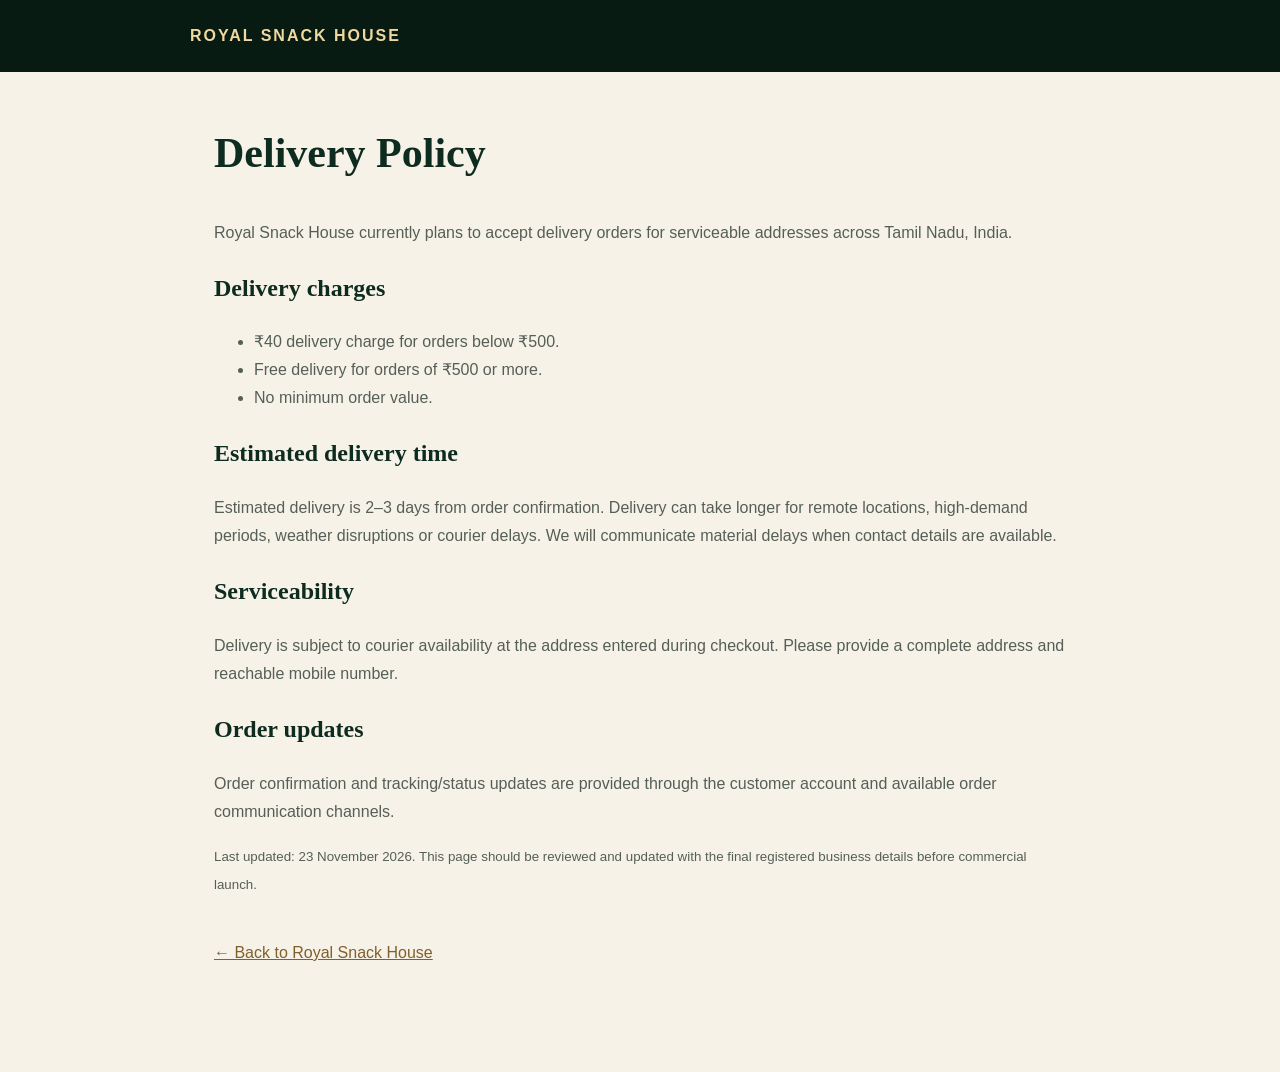
<file: delivery-policy.html>
<!doctype html><html lang="en"><head><meta charset="utf-8"><meta name="viewport" content="width=device-width,initial-scale=1"><meta name="theme-color" content="#071b13"><title>Delivery Policy | Royal Snack House</title><style>*{box-sizing:border-box}body{margin:0;background:#f7f2e8;color:#17251d;font:16px/1.75 Arial,sans-serif}.top{background:#071b13;color:#f0d89e;padding:22px max(24px,calc((100% - 900px)/2));font-weight:bold;letter-spacing:2px}.wrap{max-width:900px;margin:45px auto;padding:0 24px 60px}h1,h2{font-family:Georgia,serif;color:#0e2b1f}h1{font-size:42px}p,li{color:#555f57}.back{display:inline-block;margin-top:25px;color:#80602b}</style></head><body><header class="top">ROYAL SNACK HOUSE</header><main class="wrap"><h1>Delivery Policy</h1><p>Royal Snack House currently plans to accept delivery orders for serviceable addresses across Tamil Nadu, India.</p><h2>Delivery charges</h2><ul><li>₹40 delivery charge for orders below ₹500.</li><li>Free delivery for orders of ₹500 or more.</li><li>No minimum order value.</li></ul><h2>Estimated delivery time</h2><p>Estimated delivery is 2–3 days from order confirmation. Delivery can take longer for remote locations, high-demand periods, weather disruptions or courier delays. We will communicate material delays when contact details are available.</p><h2>Serviceability</h2><p>Delivery is subject to courier availability at the address entered during checkout. Please provide a complete address and reachable mobile number.</p><h2>Order updates</h2><p>Order confirmation and tracking/status updates are provided through the customer account and available order communication channels.</p><p><small>Last updated: 23 November 2026. This page should be reviewed and updated with the final registered business details before commercial launch.</small></p><a class="back" href="index.html">← Back to Royal Snack House</a></main></body></html>
</file>
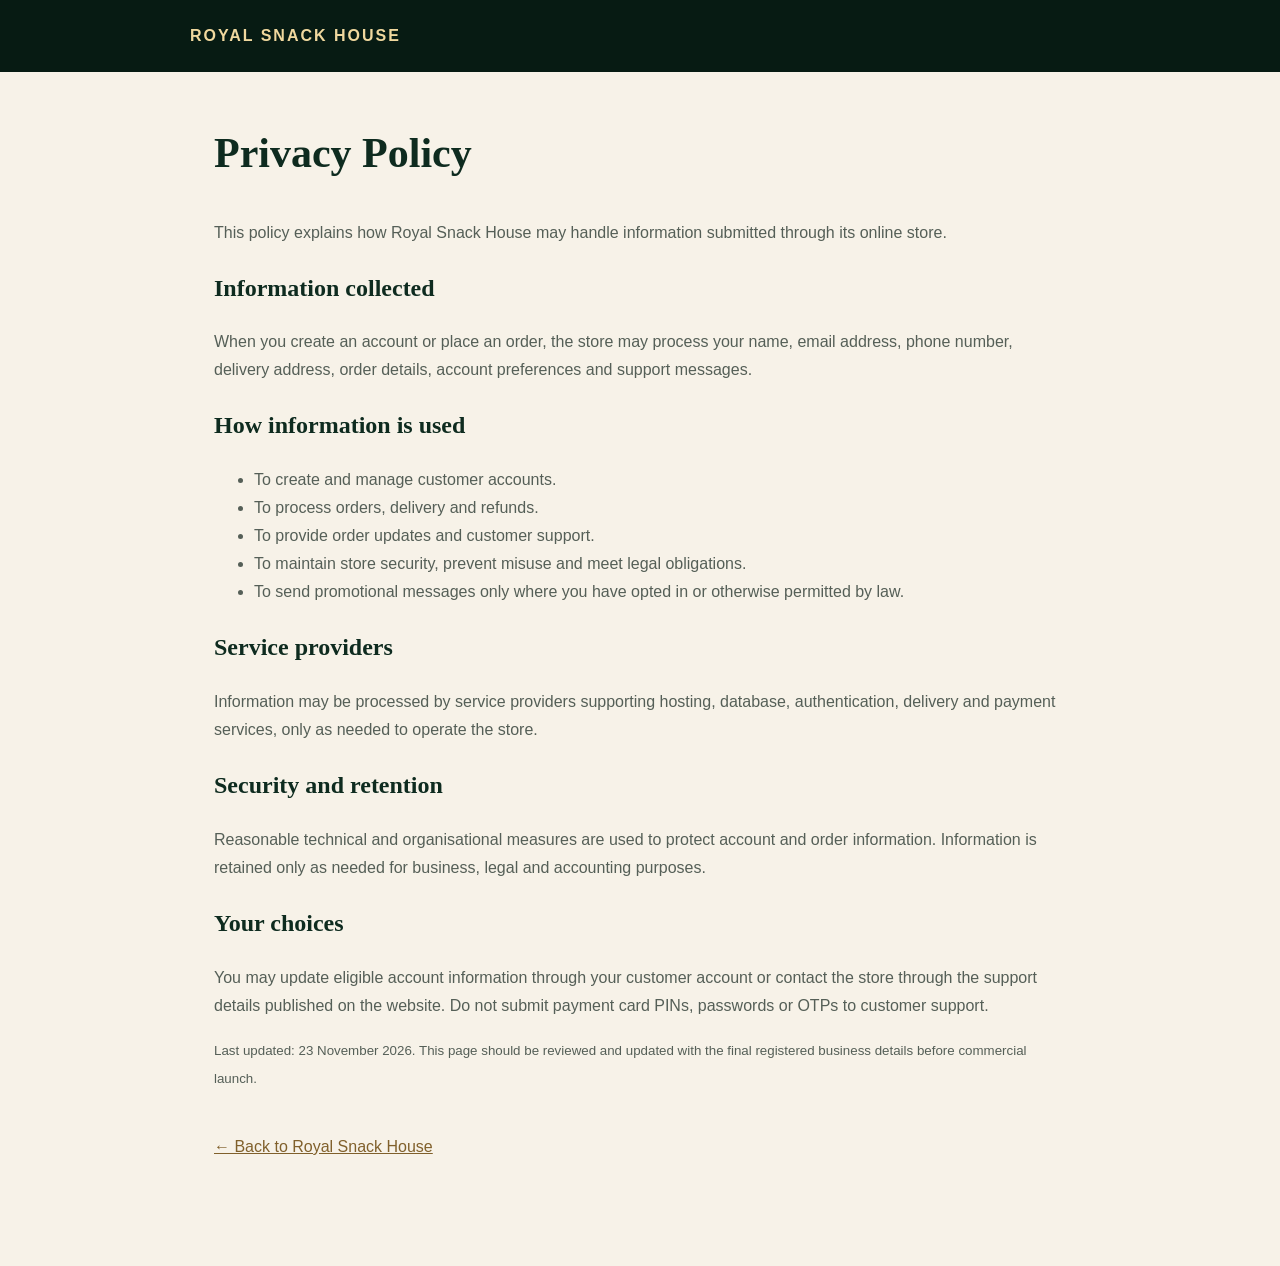
<file: privacy-policy.html>
<!doctype html><html lang="en"><head><meta charset="utf-8"><meta name="viewport" content="width=device-width,initial-scale=1"><meta name="theme-color" content="#071b13"><title>Privacy Policy | Royal Snack House</title><style>*{box-sizing:border-box}body{margin:0;background:#f7f2e8;color:#17251d;font:16px/1.75 Arial,sans-serif}.top{background:#071b13;color:#f0d89e;padding:22px max(24px,calc((100% - 900px)/2));font-weight:bold;letter-spacing:2px}.wrap{max-width:900px;margin:45px auto;padding:0 24px 60px}h1,h2{font-family:Georgia,serif;color:#0e2b1f}h1{font-size:42px}p,li{color:#555f57}.back{display:inline-block;margin-top:25px;color:#80602b}</style></head><body><header class="top">ROYAL SNACK HOUSE</header><main class="wrap"><h1>Privacy Policy</h1><p>This policy explains how Royal Snack House may handle information submitted through its online store.</p><h2>Information collected</h2><p>When you create an account or place an order, the store may process your name, email address, phone number, delivery address, order details, account preferences and support messages.</p><h2>How information is used</h2><ul><li>To create and manage customer accounts.</li><li>To process orders, delivery and refunds.</li><li>To provide order updates and customer support.</li><li>To maintain store security, prevent misuse and meet legal obligations.</li><li>To send promotional messages only where you have opted in or otherwise permitted by law.</li></ul><h2>Service providers</h2><p>Information may be processed by service providers supporting hosting, database, authentication, delivery and payment services, only as needed to operate the store.</p><h2>Security and retention</h2><p>Reasonable technical and organisational measures are used to protect account and order information. Information is retained only as needed for business, legal and accounting purposes.</p><h2>Your choices</h2><p>You may update eligible account information through your customer account or contact the store through the support details published on the website. Do not submit payment card PINs, passwords or OTPs to customer support.</p><p><small>Last updated: 23 November 2026. This page should be reviewed and updated with the final registered business details before commercial launch.</small></p><a class="back" href="index.html">← Back to Royal Snack House</a></main></body></html>
</file>
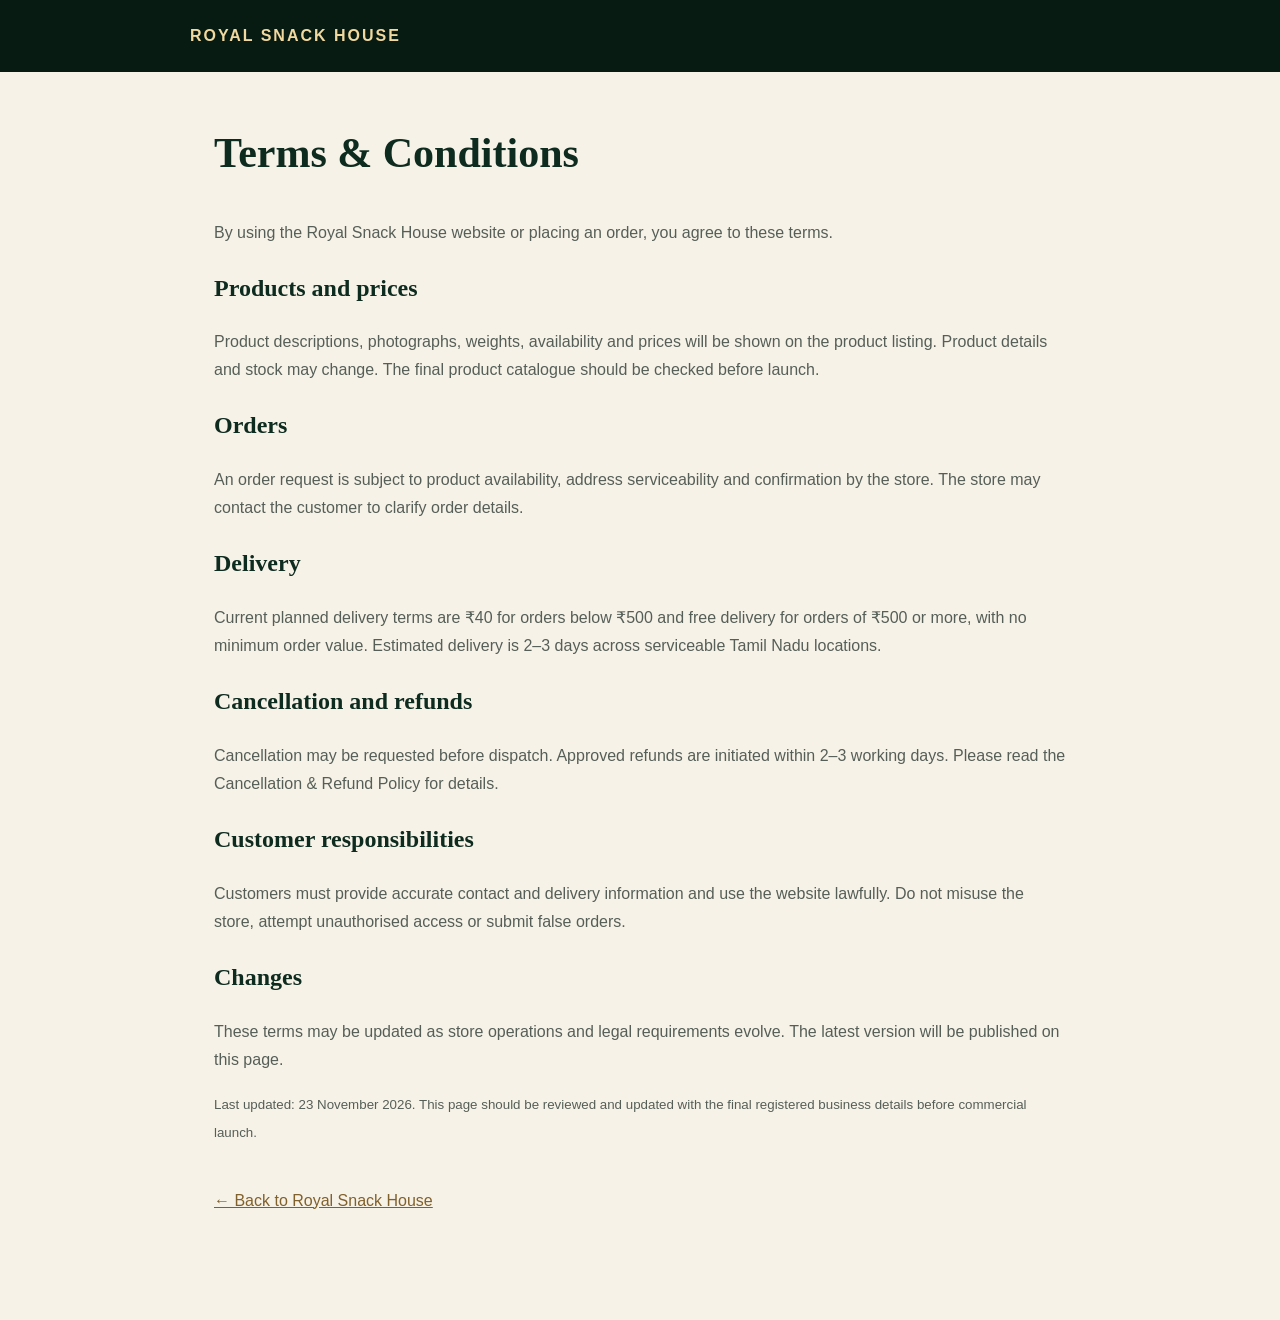
<file: terms.html>
<!doctype html><html lang="en"><head><meta charset="utf-8"><meta name="viewport" content="width=device-width,initial-scale=1"><meta name="theme-color" content="#071b13"><title>Terms & Conditions | Royal Snack House</title><style>*{box-sizing:border-box}body{margin:0;background:#f7f2e8;color:#17251d;font:16px/1.75 Arial,sans-serif}.top{background:#071b13;color:#f0d89e;padding:22px max(24px,calc((100% - 900px)/2));font-weight:bold;letter-spacing:2px}.wrap{max-width:900px;margin:45px auto;padding:0 24px 60px}h1,h2{font-family:Georgia,serif;color:#0e2b1f}h1{font-size:42px}p,li{color:#555f57}.back{display:inline-block;margin-top:25px;color:#80602b}</style></head><body><header class="top">ROYAL SNACK HOUSE</header><main class="wrap"><h1>Terms & Conditions</h1><p>By using the Royal Snack House website or placing an order, you agree to these terms.</p><h2>Products and prices</h2><p>Product descriptions, photographs, weights, availability and prices will be shown on the product listing. Product details and stock may change. The final product catalogue should be checked before launch.</p><h2>Orders</h2><p>An order request is subject to product availability, address serviceability and confirmation by the store. The store may contact the customer to clarify order details.</p><h2>Delivery</h2><p>Current planned delivery terms are ₹40 for orders below ₹500 and free delivery for orders of ₹500 or more, with no minimum order value. Estimated delivery is 2–3 days across serviceable Tamil Nadu locations.</p><h2>Cancellation and refunds</h2><p>Cancellation may be requested before dispatch. Approved refunds are initiated within 2–3 working days. Please read the Cancellation & Refund Policy for details.</p><h2>Customer responsibilities</h2><p>Customers must provide accurate contact and delivery information and use the website lawfully. Do not misuse the store, attempt unauthorised access or submit false orders.</p><h2>Changes</h2><p>These terms may be updated as store operations and legal requirements evolve. The latest version will be published on this page.</p><p><small>Last updated: 23 November 2026. This page should be reviewed and updated with the final registered business details before commercial launch.</small></p><a class="back" href="index.html">← Back to Royal Snack House</a></main></body></html>
</file>
<file: style.css>
:root{--forest:#071b13;--forest2:#0e2b1f;--gold:#d5ad61;--gold-light:#f0d89e;--cream:#f7f2e8;--ink:#17251d;--muted:#777f77;--line:rgba(213,173,97,.24);--serif:"Playfair Display",Georgia,serif;--sans:"DM Sans",Arial,sans-serif}*{box-sizing:border-box}html{scroll-behavior:smooth}body{margin:0;background:var(--cream);color:var(--ink);font-family:var(--sans)}button,input,textarea,select{font:inherit}button{cursor:pointer}a{color:inherit;text-decoration:none}.shell{width:min(1200px,calc(100% - 48px));margin:auto}.announcement{background:#03110b;color:#d9c18e;text-align:center;padding:10px;font-size:9px;letter-spacing:2.6px}.announcement span{color:var(--gold);padding:0 12px}.site-header{position:sticky;top:0;z-index:20;background:rgba(7,27,19,.97);border-bottom:1px solid var(--line);backdrop-filter:blur(14px)}.nav{height:78px;display:flex;align-items:center;justify-content:space-between;gap:25px}.brand{display:flex;align-items:center;gap:11px;color:#fff}.brand img{width:51px;height:51px;object-fit:contain}.brand b{display:block;font:700 16px var(--serif);letter-spacing:1px}.brand small{display:block;color:var(--gold-light);font-size:8px;letter-spacing:3px;margin-top:4px}.nav-links{display:flex;gap:27px}.nav-links a{font-size:10px;letter-spacing:1.4px;text-transform:uppercase;color:#e7e2d6;transition:.2s}.nav-links a:hover{color:var(--gold-light)}.nav-tools{display:flex;gap:10px}.nav-btn,.menu-toggle{background:transparent;border:1px solid var(--line);color:white;padding:10px 16px;font-size:10px;letter-spacing:1px;text-transform:uppercase}.nav-btn i{display:inline-grid;place-items:center;width:18px;height:18px;border-radius:50%;background:var(--gold);color:#1b1609;font-style:normal;font-weight:700;margin-left:8px}.menu-toggle{display:none}.hero{position:relative;overflow:hidden;background:radial-gradient(ellipse at 77% 44%,rgba(213,173,97,.18),transparent 32%),linear-gradient(120deg,#06160f,#0c2b1e 70%,#102f22);color:#fff}.hero-frame{position:absolute;inset:19px;border:1px solid rgba(213,173,97,.13);pointer-events:none}.hero-content{min-height:570px;display:grid;grid-template-columns:1.05fr .95fr;gap:40px;align-items:center;padding:65px 3% 50px;position:relative}.eyebrow{font-size:9px;letter-spacing:3.5px;font-weight:700;color:var(--gold-light);text-transform:uppercase}.eyebrow.dark{color:#997333}.hero h1{font:600 clamp(54px,7vw,84px)/.99 var(--serif);letter-spacing:-2px;margin:20px 0}.hero h1 em{color:var(--gold-light);font-style:normal}.hero-copy>p{max-width:485px;color:#d3dbd4;font-size:14px;line-height:1.9;margin-bottom:28px}.hero-ctas{display:flex;align-items:center;gap:22px;flex-wrap:wrap}.gold-button,.dark-button{display:inline-flex;align-items:center;justify-content:center;gap:18px;padding:15px 22px;border:0;background:linear-gradient(135deg,#f0d99f,#bf8e3c);color:#211908;font-size:9px;font-weight:700;letter-spacing:1.6px;text-transform:uppercase;transition:.25s}.gold-button:hover,.dark-button:hover{transform:translateY(-3px);box-shadow:0 12px 24px #0003}.text-link{font-size:10px;color:var(--gold-light);letter-spacing:1px;border-bottom:1px solid var(--gold);padding:0 0 5px}.hero-note{margin-top:55px;color:#b3c0b5;font-size:8px;letter-spacing:2.5px}.hero-note span{color:var(--gold);margin-right:10px}.hero-art{position:relative;display:grid;place-items:center;min-height:420px}.art-halo{position:absolute;width:380px;height:380px;border:1px solid rgba(213,173,97,.25);border-radius:50%;box-shadow:0 0 0 25px rgba(213,173,97,.025),0 0 0 55px rgba(213,173,97,.02)}.hero-art img{position:relative;width:min(100%,420px);filter:drop-shadow(0 25px 34px #0009)}.round-stamp{position:absolute;right:0;bottom:22px;display:grid;place-content:center;text-align:center;width:90px;height:90px;border-radius:50%;background:var(--gold);color:#1b1609;border:4px double #644817;font:700 11px/1.35 var(--serif);transform:rotate(9deg)}.hero-bottom{position:relative;z-index:1;display:flex;justify-content:space-between;padding:0 3% 25px;color:#9da99e;font-size:8px;letter-spacing:2px}.values{display:flex;justify-content:center;gap:55px;flex-wrap:wrap;padding:22px 20px;background:#0a2117;color:#e5decf}.values div{font-size:8px;letter-spacing:1.8px}.values b{color:var(--gold);font-size:14px;margin-right:9px}.section{padding-top:88px;padding-bottom:88px}.section-heading{text-align:center;margin-bottom:38px}.section-heading h2,.contact-section h2{font:600 clamp(34px,4vw,48px) var(--serif);color:var(--forest);margin:12px 0}.section-heading p{color:var(--muted);font-size:13px}.collection-grid{display:grid;grid-template-columns:repeat(4,1fr);gap:15px}.collection-card{background:#fffcf5;border:1px solid #e7dfce;min-height:195px;padding:25px 16px;text-align:center;display:flex;flex-direction:column;align-items:center;transition:.25s;color:var(--ink)}.collection-card:hover{transform:translateY(-6px);box-shadow:0 20px 45px #1a23161c;border-color:var(--gold)}.collection-symbol{font-size:34px;color:#ad813d;margin-bottom:13px}.collection-card b{font:600 20px var(--serif)}.collection-card small{font-size:10px;color:var(--muted);margin-top:7px}.collection-card i{font-style:normal;color:#92703a;font-size:8px;letter-spacing:1.5px;margin-top:auto;padding-top:17px}.shop-section{background:#eee8dc}.shop-controls{display:flex;justify-content:space-between;align-items:center;gap:15px;margin-bottom:23px;flex-wrap:wrap}.shop-controls input{width:min(300px,100%);padding:13px 15px;background:#fffdf8;border:1px solid #dcd2bd;outline:none;font-size:11px}.filter-row{display:flex;gap:7px;flex-wrap:wrap}.filter{padding:10px 13px;background:transparent;border:1px solid #d4c9b5;color:#485348;font-size:8px;letter-spacing:1px;text-transform:uppercase}.filter.active,.filter:hover{background:var(--forest);color:var(--gold-light);border-color:var(--forest)}.product-grid{display:grid;grid-template-columns:repeat(4,1fr);gap:16px}.product-card{background:#fffdf8;border:1px solid #e5ddce;transition:.25s;overflow:hidden}.product-card:hover{transform:translateY(-5px);box-shadow:0 18px 40px #1a23161b}.product-photo{height:190px;background:#e6ddca;position:relative;overflow:hidden}.product-photo img{width:100%;height:100%;object-fit:cover;transition:.5s}.product-card:hover .product-photo img{transform:scale(1.06)}.product-tag{position:absolute;top:12px;left:12px;background:var(--forest);color:var(--gold-light);padding:7px 9px;font-size:8px;letter-spacing:1px;text-transform:uppercase}.product-info{padding:15px}.product-category{color:#9a773b;font-size:8px;letter-spacing:1.5px;text-transform:uppercase}.product-info h3{font:600 19px var(--serif);margin:7px 0}.product-info p{font-size:10px;color:var(--muted);line-height:1.6;min-height:32px}.product-bottom{display:flex;justify-content:space-between;align-items:center;margin-top:13px}.product-price{font-weight:700;color:var(--forest);font-size:15px}.add-button{width:34px;height:34px;border:0;background:var(--forest);color:var(--gold-light);font-size:21px}.add-button:hover{background:#1b4933}.no-products{grid-column:1/-1;text-align:center;padding:45px;color:var(--muted)}.story-section{background:var(--forest);color:#fff}.story-inner{display:grid;grid-template-columns:.9fr 1.1fr;gap:70px;align-items:center;padding-top:86px;padding-bottom:86px}.story-mark{border:1px solid var(--gold);padding:15px;transform:rotate(-2deg)}.story-mark img{display:block;width:100%}.story-copy h2{font:600 46px/1.12 var(--serif);color:var(--gold-light);margin:15px 0}.story-copy p{font-size:13px;line-height:1.9;color:#cbd5cc}.promise-row{display:grid;grid-template-columns:repeat(3,1fr);gap:15px;margin-top:27px}.promise-row div{border-top:1px solid var(--line);padding-top:13px}.promise-row b{display:block;font:600 16px var(--serif);color:var(--gold-light)}.promise-row small{display:block;color:#aebcaf;font-size:9px;margin-top:5px}.gold-banner{text-align:center;background:linear-gradient(110deg,#d4a84e,#f1dda8);padding:54px 20px;color:#211a0d}.gold-banner h2{font:600 clamp(27px,4vw,39px) var(--serif);margin:12px 0}.gold-banner p{font-size:12px}.dark-button{background:var(--forest);color:var(--gold-light);margin-top:14px}.contact-section{display:grid;grid-template-columns:1fr 1fr;gap:55px;align-items:center}.contact-section h2{margin-bottom:14px}.contact-section>div>p{font-size:13px;color:var(--muted);line-height:1.8}.contact-detail b{color:var(--forest)}.contact-detail span{font-size:11px}.contact-form{display:grid;gap:11px}.contact-form input,.contact-form textarea,.checkout-form input,.checkout-form textarea,.checkout-form select{width:100%;padding:14px;border:1px solid #ddd4c3;background:#fffdf8;outline:none;font-size:11px}.contact-form textarea,.checkout-form textarea{min-height:100px;resize:vertical}.contact-form .gold-button,.checkout-form .gold-button{width:max-content}.footer{background:#03120b;color:#c5c9be;padding:52px 0 18px}.footer-inner{display:grid;grid-template-columns:2fr 1fr 1fr;gap:55px}.footer-brand img{width:48px;height:48px}.footer-inner p{max-width:350px;color:#9da99f;font-size:11px;line-height:1.8}.footer h3{font:600 18px var(--serif);color:var(--gold-light);margin-top:8px}.footer-inner>div>a:not(.brand){display:block;color:#adb7ad;font-size:10px;margin:12px 0}.copyright{border-top:1px solid #ffffff1c;margin-top:35px;padding-top:17px;display:flex;justify-content:space-between;gap:12px;flex-wrap:wrap;font-size:8px;letter-spacing:1.3px;color:#839085}.backdrop{position:fixed;inset:0;background:#0009;z-index:40;opacity:0;pointer-events:none;transition:.25s}.backdrop.show{opacity:1;pointer-events:auto}.cart-drawer{position:fixed;right:0;top:0;height:100%;width:min(430px,100%);z-index:41;background:#fbf6ec;padding:24px;overflow:auto;transform:translateX(105%);transition:.3s}.cart-drawer.show{transform:translateX(0)}.drawer-head{display:flex;align-items:center;justify-content:space-between;border-bottom:1px solid #ddd2bc;padding-bottom:15px}.drawer-head h2{font:600 25px var(--serif);margin:0}.close-btn{border:0;background:transparent;font-size:27px}.cart-line{display:grid;grid-template-columns:60px 1fr auto;align-items:center;gap:12px;padding:15px 0;border-bottom:1px solid #e3dacb}.cart-line img{width:60px;height:60px;object-fit:cover}.cart-line h4{font:600 15px var(--serif);margin:0 0 5px}.cart-line small{font-size:10px;color:var(--muted)}.qty-controls{display:flex;align-items:center;gap:9px;margin-top:7px}.qty-controls button{width:22px;height:22px;background:#fff;border:1px solid #d9cfbc}.cart-total{display:flex;justify-content:space-between;padding:20px 0;font-size:16px}.checkout-form{display:grid;gap:10px}.checkout-form h3{font:600 20px var(--serif);margin:7px 0}.checkout-form small{font-size:9px;line-height:1.6;color:var(--muted)}.checkout-form .gold-button{width:100%}.empty-cart{text-align:center;padding:35px 10px;color:var(--muted);font-size:12px}.toast{position:fixed;z-index:80;bottom:22px;left:50%;transform:translate(-50%,20px);background:var(--forest);color:var(--gold-light);padding:13px 20px;font-size:11px;opacity:0;pointer-events:none;transition:.25s;max-width:90%;text-align:center}.toast.show{opacity:1;transform:translate(-50%,0)}@media(max-width:900px){.nav-links{gap:14px}.nav-links a{font-size:8px}.hero-content{min-height:500px}.product-grid{grid-template-columns:repeat(2,1fr)}.values{gap:18px 30px}.story-inner{gap:35px}}@media(max-width:650px){.shell{width:calc(100% - 34px)}.nav{height:69px}.brand img{width:43px;height:43px}.brand b{font-size:13px}.brand small{font-size:7px}.menu-toggle{display:block;margin-left:auto}.nav-links{display:none;position:absolute;top:69px;left:0;right:0;background:var(--forest);padding:20px 24px;flex-direction:column;border-top:1px solid var(--line)}.nav-links.open{display:flex}.nav-links a{font-size:10px;padding:5px}.nav-btn{padding:9px 10px}.hero-content{grid-template-columns:1fr;text-align:center;padding:58px 3% 36px;gap:18px}.hero h1{font-size:58px}.hero-copy>p{font-size:12px;margin:0 auto 23px}.hero-ctas{justify-content:center}.hero-note{margin-top:32px}.hero-art{min-height:280px}.hero-art img{width:min(80%,300px)}.art-halo{width:240px;height:240px}.round-stamp{width:72px;height:72px;font-size:9px;right:8%}.hero-bottom{font-size:6px;padding-bottom:18px}.values{gap:14px 20px}.values div{font-size:7px}.section{padding-top:62px;padding-bottom:62px}.collection-grid{grid-template-columns:repeat(2,1fr);gap:10px}.collection-card{min-height:165px;padding:18px 8px}.collection-card b{font-size:17px}.collection-card small{font-size:9px}.shop-controls{align-items:stretch}.shop-controls input{width:100%}.filter-row{gap:5px}.filter{padding:9px 10px;font-size:7px}.product-grid{gap:10px}.product-photo{height:140px}.product-info{padding:11px}.product-info h3{font-size:16px}.product-info p{font-size:9px}.product-price{font-size:13px}.story-inner{grid-template-columns:1fr;padding-top:62px;padding-bottom:62px;gap:35px}.story-mark{max-width:340px;margin:auto}.story-copy h2{font-size:38px}.promise-row{gap:8px}.promise-row b{font-size:13px}.promise-row small{font-size:8px}.contact-section{grid-template-columns:1fr;gap:25px}.footer-inner{grid-template-columns:1fr;gap:18px}.copyright{font-size:7px}.cart-drawer{padding:18px}}
.login-overlay{position:fixed;inset:0;z-index:100;background:#020b08d9;display:none;place-items:center;padding:20px}.login-overlay.open{display:grid}.store-login-card{position:relative;width:min(420px,100%);background:#f8f2e7;padding:38px;box-shadow:0 25px 80px #0008;display:grid;gap:13px}.store-login-card small{color:#987239;letter-spacing:3px;font-size:9px;text-align:center}.store-login-card h2{font:600 34px var(--serif);color:var(--forest);text-align:center;margin:0}.store-login-card p{text-align:center;color:var(--muted);font-size:12px;margin:0 0 10px}.login-crest{text-align:center;color:#b78a42;font-size:35px}.store-login-card label{display:grid;gap:6px;font-size:11px;color:var(--forest);font-weight:700}.store-login-card input{padding:13px;border:1px solid #d9cfbc;background:#fff;outline:none}.store-login-card .gold-button{width:100%;margin-top:5px}.login-close{position:absolute;right:14px;top:10px;border:0;background:transparent;font-size:27px;color:var(--forest)}#storeLoginError{font-size:11px;color:#a12b2b;min-height:18px;text-align:center}@media(max-width:650px){.nav-tools{margin-left:0}.nav-btn{font-size:8px;padding:8px 9px}.store-login-card{padding:30px 24px}}

.auth-tabs{display:grid;grid-template-columns:1fr 1fr;gap:6px;background:#e9e0d0;padding:5px;margin:3px 0 8px}.auth-tab{border:0;background:transparent;padding:10px;color:#5e665e;font-size:10px;font-weight:700}.auth-tab.active{background:var(--forest);color:var(--gold-light)}.auth-link{border:0;background:transparent;color:#8a672e;text-decoration:underline;font-size:10px;padding:5px;cursor:pointer}.auth-terms{letter-spacing:.4px!important;color:#8b8b80!important;font-size:8px!important;line-height:1.5;text-align:center}.store-login-card label[hidden]{display:none!important}.auth-tab:focus-visible,.auth-link:focus-visible{outline:2px solid #b78a42;outline-offset:2px}

/* Extra shopping features */

.sort-select{padding:13px 14px;border:1px solid #dcd2bd;background:#fffdf8;color:var(--ink);font-size:11px;min-width:170px}
.product-photo{position:relative}
.wish-toggle{position:absolute;right:11px;top:11px;width:34px;height:34px;border:0;border-radius:50%;background:#fffdf2;color:#8d2e31;font-size:20px;line-height:1}
.wish-toggle.saved{background:#8d2e31;color:#fff}
.product-actions{display:flex;align-items:center;gap:8px}
.details-button{border:1px solid #d8c9ac;background:transparent;color:#6d542b;padding:8px 10px;font-size:9px;letter-spacing:.7px;text-transform:uppercase}
.details-button:hover{background:#f1e7d2}
.wishlist-drawer{position:fixed;z-index:42;right:0;top:0;height:100%;width:min(390px,100%);background:#fbf6ec;padding:24px;overflow:auto;transform:translateX(105%);transition:.3s;box-shadow:-12px 0 40px #0002}
.wishlist-drawer.show{transform:translateX(0)}
.qty-controls button[data-wish-remove],.qty-controls button[data-wish-add]{width:auto;height:auto;padding:5px 8px;font-size:9px}
.quick-view-overlay{position:fixed;inset:0;z-index:90;background:#020b08d9;display:none;place-items:center;padding:20px}
.quick-view-overlay.open{display:grid}
.quick-view-card{position:relative;width:min(760px,100%);background:#fbf6ec;display:grid;grid-template-columns:1fr 1fr;gap:28px;padding:30px;align-items:center}
.quick-view-card>img{width:100%;aspect-ratio:1/1;object-fit:cover}
.quick-view-card h2{font:600 32px var(--serif);color:var(--forest);margin:12px 0}
.quick-view-card p{color:var(--muted);font-size:13px;line-height:1.7}
.quick-view-card>div>b{display:block;font-size:20px;margin:20px 0;color:var(--forest)}
.quick-view-close{position:absolute;right:12px;top:8px;border:0;background:transparent;font-size:28px;color:var(--forest)}
@media(max-width:650px){.sort-select{width:100%}.quick-view-card{grid-template-columns:1fr;gap:15px;padding:22px}.quick-view-card>img{max-height:220px}.quick-view-card h2{font-size:25px}.wishlist-drawer{padding:18px}}

/* Mobile-first navigation and sign-up polish */
.signup-nav-btn{background:linear-gradient(135deg,#f0d99f,#bf8e3c);border-color:#d5ad61;color:#1b1609;font-weight:700}
.login-overlay{overflow-y:auto;align-items:center}
.store-login-card{max-height:calc(100dvh - 32px);overflow-y:auto;border-radius:18px}
.store-login-card input{width:100%;min-height:46px;border-radius:8px;font-size:16px}
.store-login-card .gold-button{min-height:48px;border-radius:9px;font-size:11px}
.auth-tab{min-height:42px;border-radius:7px}
@media(max-width:650px){
 .nav{height:auto;min-height:68px;display:grid;grid-template-columns:minmax(0,1fr) auto;gap:8px 10px;padding-top:9px;padding-bottom:9px}
 .brand{min-width:0;gap:7px}.brand img{width:37px;height:37px}.brand b{font-size:11px;letter-spacing:.6px}.brand small{font-size:6px;letter-spacing:1.8px}
 .menu-toggle{grid-column:2;grid-row:1;min-height:38px;padding:7px 11px}
 .nav-links{top:100%;padding:15px 20px;gap:12px;box-shadow:0 14px 25px #0003}
 .nav-tools{grid-column:1/-1;grid-row:2;display:grid;grid-template-columns:repeat(4,minmax(0,1fr));gap:6px;width:100%}
 .nav-btn{min-width:0;min-height:38px;padding:8px 4px;font-size:8px;letter-spacing:.35px;white-space:nowrap}
 .nav-btn i{width:15px;height:15px;font-size:8px;margin-left:3px}
 .hero-content{padding-top:45px}
 .hero h1{font-size:clamp(48px,13vw,62px)}
 .hero-copy>p{max-width:34rem;font-size:13px;line-height:1.75}
 .hero-ctas{gap:14px}
 .gold-button,.dark-button{min-height:46px;padding:14px 17px;font-size:9px}
 .collection-grid{gap:9px}
 .collection-card{min-height:150px}
 .shop-controls{display:grid;grid-template-columns:1fr 1fr;gap:10px}
 .shop-controls input{grid-column:1/-1;width:100%;min-height:45px;font-size:16px}
 .sort-select{width:100%;min-width:0;min-height:43px;font-size:12px}
 .filter-row{grid-column:1/-1;display:flex;overflow-x:auto;flex-wrap:nowrap;padding-bottom:5px;scrollbar-width:thin}
 .filter{flex:0 0 auto;min-height:36px;font-size:8px}
 .product-grid{grid-template-columns:repeat(2,minmax(0,1fr));gap:9px}
 .product-photo{height:auto;aspect-ratio:1/1}
 .product-info{padding:10px}
 .product-info h3{font-size:16px;line-height:1.2}
 .product-info p{font-size:10px;min-height:48px}
 .product-bottom{gap:6px;align-items:center}
 .product-actions{gap:5px}
 .details-button{padding:7px 6px;font-size:8px}
 .add-button{width:32px;height:32px;flex:0 0 32px}
 .values{display:grid;grid-template-columns:1fr 1fr;text-align:center;gap:12px;padding:18px 12px}
 .values div{font-size:7px;letter-spacing:1px}
 .section{padding-top:54px;padding-bottom:54px}
 .section-heading{margin-bottom:26px}
 .section-heading p{font-size:12px;line-height:1.6}
 .story-copy h2{font-size:35px}
 .promise-row{grid-template-columns:1fr 1fr}
 .contact-form input,.contact-form textarea,.checkout-form input,.checkout-form textarea,.checkout-form select{font-size:16px;min-height:46px}
 .cart-drawer,.wishlist-drawer{width:100%;padding:18px 16px}
 .login-overlay{padding:12px;place-items:center}
 .store-login-card{width:min(100%,430px);padding:27px 20px;gap:11px}
 .store-login-card h2{font-size:29px}
 .auth-terms{font-size:8px!important}
 .quick-view-card{width:min(100%,430px);max-height:calc(100dvh - 24px);overflow:auto}
 .footer-inner{gap:22px}
}
@media(max-width:380px){
 .brand b{font-size:10px}
 .nav-tools{grid-template-columns:repeat(4,minmax(0,1fr))}
 .nav-btn{font-size:7px;padding-inline:2px}
 .product-info h3{font-size:14px}
 .product-info p{font-size:9px}
 .details-button{font-size:7px}
}


/* Royal Snack House — refined authentication experience */
.login-overlay{z-index:120;background:rgba(3,12,8,.78);backdrop-filter:blur(12px);-webkit-backdrop-filter:blur(12px);padding:22px}
.store-login-card{width:min(440px,100%);padding:42px 38px 30px;border:1px solid rgba(190,151,82,.42);border-radius:20px;background:linear-gradient(155deg,#fffdf8 0%,#f4eddf 100%);box-shadow:0 32px 100px rgba(0,0,0,.42);gap:14px;animation:authCardIn .24s ease-out}
@keyframes authCardIn{from{opacity:0;transform:translateY(12px) scale(.985)}to{opacity:1;transform:translateY(0) scale(1)}}
.login-crest{width:58px;height:58px;margin:0 auto 2px;display:grid;place-items:center;border:1px solid #c49a55;border-radius:50%;background:#102b20;color:#e5c27d;font-size:29px;box-shadow:0 0 0 6px rgba(196,154,85,.12)}
.store-login-card>small:first-of-type{letter-spacing:3.5px;font-weight:700}
.store-login-card h2{font-size:clamp(29px,5vw,35px);letter-spacing:-.6px}
.store-login-card p{line-height:1.65}
.store-login-card label{gap:8px;font-size:10px;letter-spacing:.5px;text-transform:uppercase}
.store-login-card input{width:100%;min-height:48px;padding:13px 14px;border:1px solid #d9cfbc;border-radius:9px;background:rgba(255,255,255,.82);font:500 14px var(--sans);color:var(--ink);transition:border-color .2s,box-shadow .2s}
.store-login-card input:focus{border-color:#b68a43;box-shadow:0 0 0 3px rgba(182,138,67,.14);outline:none}
.auth-tabs{border:1px solid #e2d7c3;border-radius:11px;background:#eee6d7;padding:4px}
.auth-tab{border-radius:8px;padding:12px;font-size:10px;letter-spacing:.5px}
.auth-tab.active{background:linear-gradient(135deg,#173c2b,#071b13);box-shadow:0 3px 10px #071b1322}
.store-login-card .gold-button{min-height:49px;border-radius:9px;font-size:10px;letter-spacing:1.4px}
.auth-link{justify-self:center;padding:8px 12px}
.login-close{width:34px;height:34px;right:12px;top:12px;border-radius:50%;color:#526154;transition:background .2s}
.login-close:hover{background:#e9dfcc}
#storeLoginError{line-height:1.5;overflow-wrap:anywhere}
.store-login-card .auth-terms{margin-top:2px}
@media(max-width:480px){.login-overlay{padding:12px}.store-login-card{padding:34px 22px 24px;border-radius:16px;gap:12px}.store-login-card h2{font-size:29px}}


/* FAQ section: content-led cards with balanced spacing */
#faq{padding-top:76px;padding-bottom:82px}
#faq .section-heading{margin-bottom:34px}
#faq .section-heading h2{font-size:clamp(36px,4.2vw,58px);line-height:1.12}
#faq .collection-grid{grid-template-columns:repeat(4,minmax(0,1fr));gap:18px;align-items:stretch}
#faq .collection-card{min-height:0;height:100%;padding:30px 22px 28px;justify-content:flex-start;gap:11px}
#faq .collection-card b{font-size:clamp(18px,1.55vw,23px);line-height:1.25}
#faq .collection-card small{font-size:12px;line-height:1.65;margin-top:0;max-width:290px}
@media(max-width:900px){
 #faq .collection-grid{grid-template-columns:repeat(2,minmax(0,1fr))}
 #faq .collection-card{padding:26px 18px}
}
@media(max-width:560px){
 #faq{padding-top:54px;padding-bottom:58px}
 #faq .section-heading{margin-bottom:24px}
 #faq .section-heading h2{font-size:34px}
 #faq .collection-grid{grid-template-columns:1fr;gap:12px}
 #faq .collection-card{padding:22px 18px;min-height:0}
 #faq .collection-card b{font-size:20px}
 #faq .collection-card small{font-size:12px;line-height:1.6}
}

/* Royal House premium shopping, rewards and social proof */
.coupon-assist{display:grid;gap:7px}.coupon-assist small{font-size:10px;color:#92703a;line-height:1.5}
.royal-perks{background:#0a2117;color:#f4ead4;border-top:1px solid #d5ad6130;border-bottom:1px solid #d5ad6130}
.royal-perks-inner{display:grid;grid-template-columns:repeat(3,1fr);gap:20px;padding:25px 0}
.royal-perks-inner>div{display:grid;grid-template-columns:34px 1fr;column-gap:10px;align-items:center}
.royal-perks-inner span{grid-row:span 2;color:#d5ad61;font-size:24px}
.royal-perks-inner b{font:600 12px var(--serif);letter-spacing:1px;color:#f0d89e}
.royal-perks-inner small{font-size:10px;color:#bdc9be;margin-top:3px}
.home-reviews{display:grid;grid-template-columns:repeat(3,minmax(0,1fr));gap:16px}
.home-review{background:#fffcf5;border:1px solid #e7dfce;padding:24px;min-height:175px}
.home-review .stars{color:#a77b35;letter-spacing:3px;font-size:13px}
.home-review h3{font:600 18px var(--serif);margin:10px 0 7px;color:var(--forest)}
.home-review p{font-size:12px;line-height:1.7;color:var(--muted);margin:0}
.home-review small{display:block;margin-top:14px;color:#92703a;font-size:9px;letter-spacing:1px;text-transform:uppercase}
.home-review-empty{grid-column:1/-1;text-align:center;padding:28px;background:#fffcf5;border:1px solid #e7dfce;color:var(--muted);font-size:12px}
@media(max-width:760px){.royal-perks-inner{grid-template-columns:1fr;gap:14px;padding:20px 0}.home-reviews{grid-template-columns:1fr}.home-review{min-height:0}}

.growth-section{padding-top:65px;padding-bottom:65px}
.builder-products{display:grid;grid-template-columns:repeat(3,minmax(0,1fr));gap:12px}
.builder-product{background:#fffcf5;border:1px solid #e7dfce;padding:12px;display:flex;gap:10px;align-items:center}
.builder-product img{width:58px;height:58px;object-fit:cover}.builder-product label{font-size:12px;color:#0a2117;font-weight:600}.builder-product small{display:block;color:#8b806d;font-size:10px;margin-top:4px}
.builder-summary{margin-top:18px;background:#0a2117;color:#f6eddc;padding:22px;display:flex;align-items:center;gap:20px;flex-wrap:wrap}.builder-summary strong{font:600 24px 'Playfair Display',serif;color:#e6c98f}
.gift-card-banner{background:#0a2117;color:#f6eddc;padding:34px;display:grid;grid-template-columns:1.2fr .8fr;gap:28px;align-items:center}
.gift-card-banner h2{font:600 clamp(30px,4vw,48px) 'Playfair Display',serif;margin:12px 0}.gift-card-banner p{font-size:13px;line-height:1.7;color:#d1d7cf}.gift-card-banner small{display:block;color:#c7cfc7;font-size:10px;margin-top:14px}
.gift-card-art{aspect-ratio:1.55;background:linear-gradient(135deg,#d7b66f,#89612e);color:#14271c;padding:24px;display:flex;flex-direction:column;justify-content:space-between;box-shadow:0 18px 40px #0004}.gift-card-art b{font:700 28px 'Playfair Display',serif;line-height:1.15}
@media(max-width:760px){.builder-products{grid-template-columns:repeat(2,minmax(0,1fr))}.gift-card-banner{grid-template-columns:1fr}.gift-card-art{max-width:420px;width:100%;margin:auto}}
@media(max-width:480px){.builder-products{grid-template-columns:1fr}}

.campaign-live{background:#0a2117;color:#f5ecd9;padding:22px max(22px,calc((100vw - 1180px)/2));display:flex;align-items:center;justify-content:space-between;gap:22px}
.campaign-live h2{font:600 clamp(23px,3vw,36px) 'Playfair Display',serif;margin:6px 0}
.campaign-live p{font-size:12px;color:#d4d9d0;margin:0;line-height:1.6}
@media(max-width:600px){.campaign-live{align-items:flex-start;flex-direction:column;padding:22px}}

.hamper-grid{display:grid;grid-template-columns:repeat(3,minmax(0,1fr));gap:18px}
.hamper-card{background:#fffcf5;border:1px solid #e5dccb;overflow:hidden}
.hamper-card img{width:100%;height:190px;object-fit:cover;display:block}
.hamper-card>div{padding:20px;display:grid;gap:10px}
.hamper-card h3{font:600 23px 'Playfair Display',serif;margin:0;color:#0a2117}
.hamper-card p{font-size:12px;line-height:1.6;color:#756d60;margin:0}
.hamper-card b{font-size:19px;color:#9a753a}.hamper-note{font-size:11px;color:#817968;margin-top:15px}
@media(max-width:760px){.hamper-grid{grid-template-columns:1fr 1fr}.hamper-card img{height:145px}}
@media(max-width:480px){.hamper-grid{grid-template-columns:1fr}}

.preorder-meta{display:block;margin:7px 0;color:#9a753a;font-size:11px;font-weight:700;letter-spacing:.03em}
.spin-panel{text-align:center}.spin-wheel{width:210px;height:210px;border-radius:50%;margin:25px auto;background:conic-gradient(#b58b45 0 45deg,#153b2b 45deg 90deg,#e6c98f 90deg 135deg,#153b2b 135deg 180deg,#b58b45 180deg 225deg,#153b2b 225deg 270deg,#e6c98f 270deg 315deg,#153b2b 315deg);padding:12px;box-shadow:0 12px 35px #102b2030}.spin-wheel-inner{height:100%;border-radius:50%;background:#f7f0df;border:4px solid #fff;display:flex;flex-direction:column;align-items:center;justify-content:center;color:#173b2b}.spin-wheel-inner span{font-size:38px;color:#a57a36}.spin-wheel-inner b{letter-spacing:.15em;font-size:13px}.spin-wheel.spinning{animation:royalSpin 1.6s cubic-bezier(.12,.7,.1,1)}@keyframes royalSpin{to{transform:rotate(1440deg)}}.spin-action{min-width:190px}.spin-panel #spinResult{margin:20px 0;line-height:1.8}.spin-panel #spinHistory{text-align:left;margin-top:20px}
</file>
<file: admin.css>
:root{--g:#071b13;--gold:#c9a45c;--paper:#f5f5f0;--ink:#18231d;--muted:#788078;--line:#e7e8e0}*{box-sizing:border-box}body{margin:0;background:var(--paper);color:var(--ink);font:14px "DM Sans",sans-serif}button,input,select,textarea{font:inherit}button{cursor:pointer;border:0;border-radius:8px;padding:11px 15px;font-weight:700;font-size:12px;background:#ecefe9;color:var(--g)}button.primary{background:var(--g);color:#fff}button:hover{filter:brightness(1.1)}.hidden{display:none!important}.login{min-height:100vh;display:grid;place-items:center;padding:20px;background:radial-gradient(circle at top,#254c38,var(--g) 65%)}.login-card{background:#fff;width:min(100%,420px);padding:38px;border-radius:16px;display:grid;gap:14px;box-shadow:0 25px 70px #0004}.crest{color:var(--gold);font-size:35px}.login-card small,header small{letter-spacing:2px;color:var(--gold);font-weight:700;font-size:10px}.login-card h1{font:600 34px "Playfair Display";margin:0}.login-card p{color:var(--muted);margin:0 0 10px}.login-card a{color:#647067;text-decoration:none;font-size:12px}label{display:grid;gap:7px;font-size:11px;font-weight:700;color:#4b554e}input,select,textarea{width:100%;padding:11px;border:1px solid #dfe3dc;border-radius:7px;background:white;outline:none}input:focus,select:focus,textarea:focus{border-color:var(--gold)}.error{color:#b84a42;font-size:11px;min-height:15px}.app aside{position:fixed;inset:0 auto 0 0;width:235px;background:var(--g);color:#fff;padding:25px 17px;display:flex;flex-direction:column}.brand{display:flex;align-items:center;gap:10px;padding-bottom:35px}.brand>span{border:1px solid var(--gold);color:var(--gold);border-radius:50%;width:40px;height:40px;display:grid;place-items:center;font-size:24px}.brand b,.brand small{display:block}.brand b{font:700 11px "Playfair Display";letter-spacing:1px}.brand small{font-size:8px;letter-spacing:2px;color:#e5ca8b;margin-top:4px}.section-label{color:#91a298;letter-spacing:2px;font-size:9px;padding:0 10px 12px}.app nav{display:grid;gap:6px}.app nav button{text-align:left;background:transparent;color:#c8d1ca;padding:13px}.app nav button.active,.app nav button:hover{background:#ffffff18;color:#fff}.logout{margin-top:auto;text-align:left;background:#ffffff16;color:white}.app main{margin-left:235px;padding:0 35px 50px;max-width:1700px}header{height:95px;border-bottom:1px solid var(--line);display:flex;justify-content:space-between;align-items:center;margin-bottom:30px}header h1{font:600 27px "Playfair Display";margin:5px 0}.user{text-align:right}.user b,.user small{display:block}.user b{font-size:12px}.user small{margin-top:5px}.view h2{font:600 24px "Playfair Display";margin:0 0 7px}.muted{color:var(--muted);font-size:12px;line-height:1.6}.stats{display:grid;grid-template-columns:repeat(4,1fr);gap:14px;margin:25px 0}.stats article,.panel,.cards article{background:#fff;border:1px solid var(--line);border-radius:11px;padding:20px}.stats small{display:block;color:var(--muted);font-size:11px}.stats b{display:block;font:600 27px "Playfair Display";margin-top:12px}.panel{margin-top:20px}.quick{display:flex;gap:10px;flex-wrap:wrap;margin-top:18px}.toolbar{display:flex;justify-content:space-between;align-items:center;gap:15px;margin-bottom:20px}.toolbar h2{margin:0}.filters{display:flex;gap:10px;margin-bottom:13px}.filters input{max-width:400px}.filters select{max-width:200px}.scroll{overflow:auto;padding:0}table{border-collapse:collapse;width:100%;min-width:850px}th,td{text-align:left;padding:14px;border-bottom:1px solid var(--line);font-size:11px}th{background:#fafaf7;color:#788078;font-size:9px;letter-spacing:1px}td select{min-width:125px;padding:8px;font-size:10px}.cards{display:grid;grid-template-columns:repeat(3,minmax(0,1fr));gap:14px}.cards article{padding:0;overflow:hidden}.cards img{width:100%;height:145px;object-fit:cover;background:#eee}.card-body{padding:15px}.card-body h3{font:600 18px "Playfair Display";margin:0}.card-body p{color:var(--muted);font-size:11px}.card-actions{display:flex;gap:8px}.card-actions button{flex:1}.hint{background:#f0eadb;color:#705b31;padding:13px;border-radius:8px;font-size:11px}.dialog{position:fixed;inset:0;background:#071b1380;z-index:5;display:grid;place-items:center;padding:18px}.dialog-card{background:#fff;width:min(100%,520px);max-height:92vh;overflow:auto;border-radius:13px;padding:24px;display:grid;gap:13px;position:relative}.dialog-card h2{font:600 24px "Playfair Display";margin:0}.dialog-card h3{font-size:12px;margin:5px 0}.x{position:absolute;right:18px;top:16px;font-size:20px;padding:5px 10px}.two{display:grid;grid-template-columns:1fr 1fr;gap:10px}.check{display:flex;align-items:center;gap:8px}.check input,.permissions input{width:auto}.permissions{display:grid;grid-template-columns:1fr 1fr;gap:8px}.permissions label{display:flex;align-items:center;background:#f6f7f3;padding:10px;border-radius:7px;font-size:10px}.toast{background:#eaf2e9;color:#315f3c;padding:12px;border-radius:7px;margin-bottom:15px;font-size:12px}.badge{display:inline-block;padding:5px 8px;border-radius:20px;background:#eaf2e9;color:#315f3c;font-size:9px}.badge.off{background:#fae9e7;color:#a34b43}@media(max-width:900px){.app aside{width:190px}.app main{margin-left:190px;padding:0 18px}.stats{grid-template-columns:repeat(2,1fr)}.cards{grid-template-columns:repeat(2,1fr)}}@media(max-width:650px){.app aside{position:static;width:auto;padding:14px}.brand{padding-bottom:12px}.section-label{display:none}.app nav{display:flex;overflow:auto}.app nav button{white-space:nowrap}.logout{margin-top:12px}.app main{margin:0;padding:0 13px 35px}header{height:75px;margin-bottom:20px}.stats{gap:8px}.stats article{padding:14px}.stats b{font-size:22px}.cards{grid-template-columns:1fr}.toolbar{align-items:flex-start;flex-direction:column}.filters{flex-direction:column}.filters input,.filters select{max-width:none}.two{grid-template-columns:1fr}.permissions{grid-template-columns:1fr 1fr}.login-card{padding:28px}}
.forgot-link{background:transparent;color:#53665a;text-decoration:underline;padding:5px;font-size:11px}.forgot-form{display:grid;gap:10px;padding:14px;background:#f7f7f2;border:1px solid var(--line);border-radius:8px}.forgot-form button{background:var(--gold);color:var(--g)}

/* Expanded admin workspace */
.chart-bars{display:flex;align-items:end;gap:5px;min-height:190px;overflow-x:auto;padding:18px 4px 4px}.chart-col{min-width:18px;display:flex;flex-direction:column;align-items:center;justify-content:end;gap:7px;height:175px}.chart-col span{display:block;width:100%;min-height:3px;background:linear-gradient(180deg,#d7b66f,#173d2b);border-radius:5px 5px 0 0}.chart-col small{font-size:9px;color:var(--muted)}#campaignForm,#couponForm,#expenseForm{align-items:end;margin-top:14px}#campaignForm textarea{min-height:80px}#campaignRows,#couponRows,#expenseRows,#activityRows,#movementRows{margin-top:15px}#campaignRows p,#couponRows p,#expenseRows p,#activityRows p,#movementRows p{padding:12px;border-bottom:1px solid var(--line);font-size:12px;line-height:1.7}#lowStockCards article{border-left:3px solid #c58d3d}#reviewRows .card-body{display:grid;gap:9px}.app nav{max-height:calc(100vh - 160px);overflow-y:auto}.app nav button{flex-shrink:0}
@media(max-width:650px){.app nav{max-height:none;flex-wrap:nowrap}.app nav button{font-size:11px;padding:10px}.chart-bars{min-height:150px}.chart-col{height:140px}}

#customerInsights{display:grid;grid-template-columns:repeat(4,minmax(0,1fr));gap:12px;margin:16px 0}
#customerInsights article{background:#10271c;border:1px solid #c6a66a30;padding:16px;color:#f3ead8;display:grid;gap:8px}
#customerInsights small{color:#c8b58d;font-size:11px}#customerInsights b{font:600 22px 'Playfair Display',serif}
@media(max-width:800px){#customerInsights{grid-template-columns:repeat(2,minmax(0,1fr))}}
</file>
